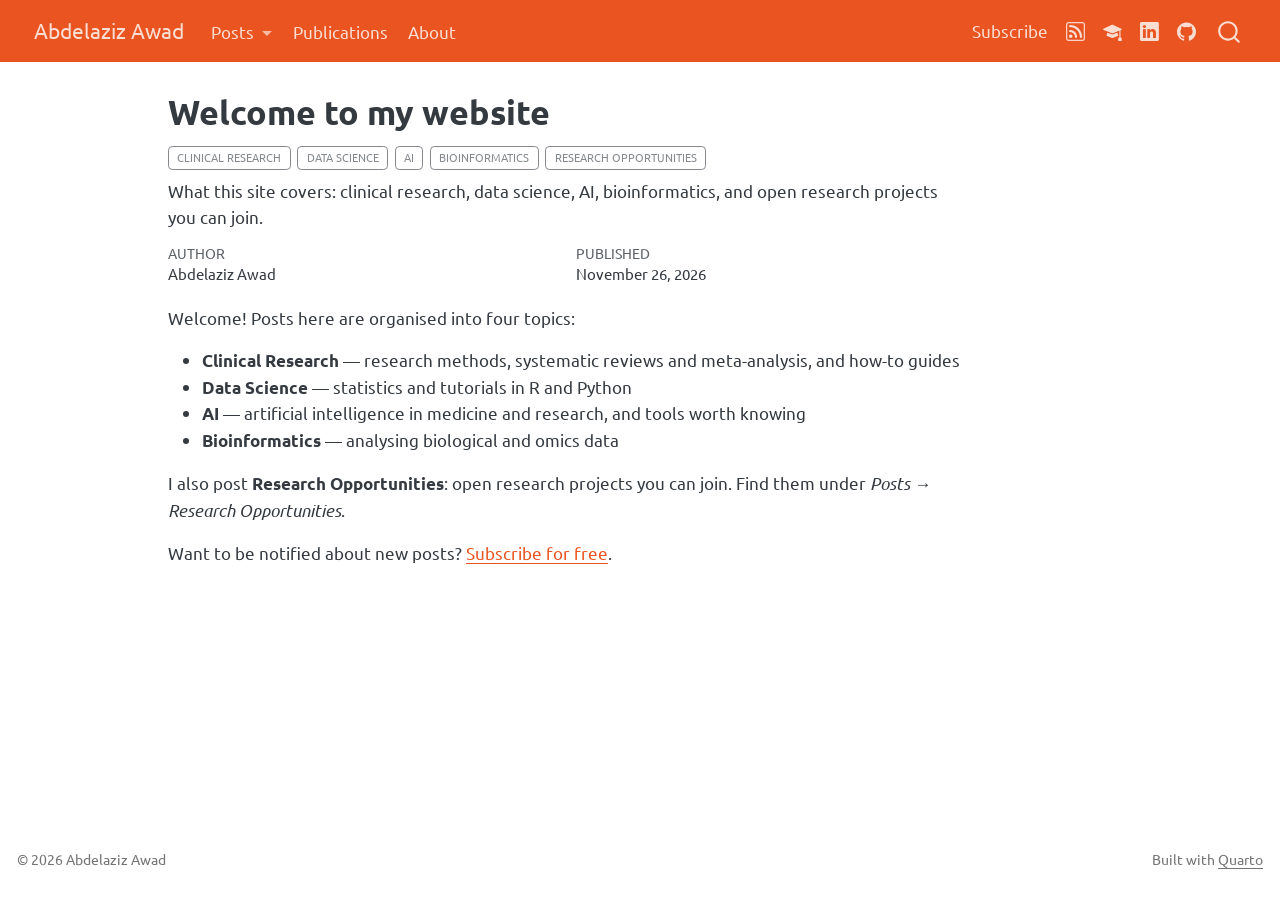
<file: docs/posts/welcome/index.html>
<!DOCTYPE html>
<html xmlns="http://www.w3.org/1999/xhtml" lang="en" xml:lang="en"><head>

<meta charset="utf-8">
<meta name="generator" content="quarto-1.8.25">

<meta name="viewport" content="width=device-width, initial-scale=1.0, user-scalable=yes">

<meta name="author" content="Abdelaziz Awad">
<meta name="dcterms.date" content="2026-11-26">
<meta name="description" content="What this site covers: clinical research, data science, AI, bioinformatics, and open research projects you can join.">

<title>Welcome to my website – Abdelaziz Awad</title>
<style>
code{white-space: pre-wrap;}
span.smallcaps{font-variant: small-caps;}
div.columns{display: flex; gap: min(4vw, 1.5em);}
div.column{flex: auto; overflow-x: auto;}
div.hanging-indent{margin-left: 1.5em; text-indent: -1.5em;}
ul.task-list{list-style: none;}
ul.task-list li input[type="checkbox"] {
  width: 0.8em;
  margin: 0 0.8em 0.2em -1em; /* quarto-specific, see https://github.com/quarto-dev/quarto-cli/issues/4556 */ 
  vertical-align: middle;
}
</style>


<script src="../../site_libs/quarto-nav/quarto-nav.js"></script>
<script src="../../site_libs/quarto-nav/headroom.min.js"></script>
<script src="../../site_libs/clipboard/clipboard.min.js"></script>
<script src="../../site_libs/quarto-search/autocomplete.umd.js"></script>
<script src="../../site_libs/quarto-search/fuse.min.js"></script>
<script src="../../site_libs/quarto-search/quarto-search.js"></script>
<meta name="quarto:offset" content="../../">
<link href="../../profile.jpg" rel="icon" type="image/jpeg">
<script src="../../site_libs/quarto-html/quarto.js" type="module"></script>
<script src="../../site_libs/quarto-html/tabsets/tabsets.js" type="module"></script>
<script src="../../site_libs/quarto-html/axe/axe-check.js" type="module"></script>
<script src="../../site_libs/quarto-html/popper.min.js"></script>
<script src="../../site_libs/quarto-html/tippy.umd.min.js"></script>
<script src="../../site_libs/quarto-html/anchor.min.js"></script>
<link href="../../site_libs/quarto-html/tippy.css" rel="stylesheet">
<link href="../../site_libs/quarto-html/quarto-syntax-highlighting-7b89279ff1a6dce999919e0e67d4d9ec.css" rel="stylesheet" id="quarto-text-highlighting-styles">
<script src="../../site_libs/bootstrap/bootstrap.min.js"></script>
<link href="../../site_libs/bootstrap/bootstrap-icons.css" rel="stylesheet">
<link href="../../site_libs/bootstrap/bootstrap-91126d4e14c1335bd07174c58e89d024.min.css" rel="stylesheet" append-hash="true" id="quarto-bootstrap" data-mode="light">
<script id="quarto-search-options" type="application/json">{
  "location": "navbar",
  "copy-button": false,
  "collapse-after": 3,
  "panel-placement": "end",
  "type": "overlay",
  "limit": 50,
  "keyboard-shortcut": [
    "f",
    "/",
    "s"
  ],
  "show-item-context": false,
  "language": {
    "search-no-results-text": "No results",
    "search-matching-documents-text": "matching documents",
    "search-copy-link-title": "Copy link to search",
    "search-hide-matches-text": "Hide additional matches",
    "search-more-match-text": "more match in this document",
    "search-more-matches-text": "more matches in this document",
    "search-clear-button-title": "Clear",
    "search-text-placeholder": "",
    "search-detached-cancel-button-title": "Cancel",
    "search-submit-button-title": "Submit",
    "search-label": "Search"
  }
}</script>


<link rel="stylesheet" href="../../styles.css">
<meta property="og:title" content="Welcome to my website – Abdelaziz Awad">
<meta property="og:description" content="What this site covers: clinical research, data science, AI, bioinformatics, and open research projects you can join.">
<meta property="og:image" content="https://drzezo55.github.io/Abdelaziz_Awad/posts/welcome/thumbnail.jpg">
<meta property="og:site_name" content="Abdelaziz Awad">
</head>

<body class="nav-fixed quarto-light">

<div id="quarto-search-results"></div>
  <header id="quarto-header" class="headroom fixed-top">
    <nav class="navbar navbar-expand-lg " data-bs-theme="dark">
      <div class="navbar-container container-fluid">
      <div class="navbar-brand-container mx-auto">
    <a href="../../index.html" class="navbar-brand navbar-brand-logo">
    </a>
    <a class="navbar-brand" href="../../index.html">
    <span class="navbar-title">Abdelaziz Awad</span>
    </a>
  </div>
            <div id="quarto-search" class="" title="Search"></div>
          <button class="navbar-toggler" type="button" data-bs-toggle="collapse" data-bs-target="#navbarCollapse" aria-controls="navbarCollapse" role="menu" aria-expanded="false" aria-label="Toggle navigation" onclick="if (window.quartoToggleHeadroom) { window.quartoToggleHeadroom(); }">
  <span class="navbar-toggler-icon"></span>
</button>
          <div class="collapse navbar-collapse" id="navbarCollapse">
            <ul class="navbar-nav navbar-nav-scroll me-auto">
  <li class="nav-item dropdown ">
    <a class="nav-link dropdown-toggle" href="#" id="nav-menu-posts" role="link" data-bs-toggle="dropdown" aria-expanded="false">
 <span class="menu-text">Posts</span>
    </a>
    <ul class="dropdown-menu" aria-labelledby="nav-menu-posts">    
        <li>
    <a class="dropdown-item" href="../../index.html">
 <span class="dropdown-text">All posts</span></a>
  </li>  
        <li><hr class="dropdown-divider"></li>
        <li>
    <a class="dropdown-item" href="../../index.html#category=Clinical Research">
 <span class="dropdown-text">Clinical Research</span></a>
  </li>  
        <li>
    <a class="dropdown-item" href="../../index.html#category=Data Science">
 <span class="dropdown-text">Data Science</span></a>
  </li>  
        <li>
    <a class="dropdown-item" href="../../index.html#category=AI">
 <span class="dropdown-text">AI</span></a>
  </li>  
        <li>
    <a class="dropdown-item" href="../../index.html#category=Bioinformatics">
 <span class="dropdown-text">Bioinformatics</span></a>
  </li>  
        <li><hr class="dropdown-divider"></li>
        <li>
    <a class="dropdown-item" href="../../index.html#category=Research Opportunities">
 <span class="dropdown-text">Research Opportunities</span></a>
  </li>  
    </ul>
  </li>
  <li class="nav-item">
    <a class="nav-link" href="../../publications.html"> 
<span class="menu-text">Publications</span></a>
  </li>  
  <li class="nav-item">
    <a class="nav-link" href="../../about.html"> 
<span class="menu-text">About</span></a>
  </li>  
</ul>
            <ul class="navbar-nav navbar-nav-scroll ms-auto">
  <li class="nav-item">
    <a class="nav-link" href="../../subscribe.html"> 
<span class="menu-text">Subscribe</span></a>
  </li>  
  <li class="nav-item compact">
    <a class="nav-link" href="../../index.xml"> <i class="bi bi-rss" role="img">
</i> 
<span class="menu-text"></span></a>
  </li>  
  <li class="nav-item compact">
    <a class="nav-link" href="https://scholar.google.com/citations?user=3jWeyoUAAAAJ"> <i class="bi bi-mortarboard-fill" role="img" aria-label="Google Scholar">
</i> 
<span class="menu-text"></span></a>
  </li>  
  <li class="nav-item compact">
    <a class="nav-link" href="https://www.linkedin.com/in/abdelaziz-a-awad-6976a12aa/"> <i class="bi bi-linkedin" role="img">
</i> 
<span class="menu-text"></span></a>
  </li>  
  <li class="nav-item compact">
    <a class="nav-link" href="https://github.com/Drzezo55"> <i class="bi bi-github" role="img">
</i> 
<span class="menu-text"></span></a>
  </li>  
</ul>
          </div> <!-- /navcollapse -->
            <div class="quarto-navbar-tools">
</div>
      </div> <!-- /container-fluid -->
    </nav>
</header>
<!-- content -->
<div id="quarto-content" class="quarto-container page-columns page-rows-contents page-layout-article page-navbar">
<!-- sidebar -->
<!-- margin-sidebar -->
    <div id="quarto-margin-sidebar" class="sidebar margin-sidebar zindex-bottom">
        
    </div>
<!-- main -->
<main class="content" id="quarto-document-content">

<header id="title-block-header" class="quarto-title-block default">
<div class="quarto-title">
<h1 class="title">Welcome to my website</h1>
  <div class="quarto-categories">
    <div class="quarto-category">Clinical Research</div>
    <div class="quarto-category">Data Science</div>
    <div class="quarto-category">AI</div>
    <div class="quarto-category">Bioinformatics</div>
    <div class="quarto-category">Research Opportunities</div>
  </div>
  </div>

<div>
  <div class="description">
    What this site covers: clinical research, data science, AI, bioinformatics, and open research projects you can join.
  </div>
</div>


<div class="quarto-title-meta">

    <div>
    <div class="quarto-title-meta-heading">Author</div>
    <div class="quarto-title-meta-contents">
             <p>Abdelaziz Awad </p>
          </div>
  </div>
    
    <div>
    <div class="quarto-title-meta-heading">Published</div>
    <div class="quarto-title-meta-contents">
      <p class="date">November 26, 2026</p>
    </div>
  </div>
  
    
  </div>
  


</header>


<p>Welcome! Posts here are organised into four topics:</p>
<ul>
<li><strong>Clinical Research</strong> — research methods, systematic reviews and meta-analysis, and how-to guides</li>
<li><strong>Data Science</strong> — statistics and tutorials in R and Python</li>
<li><strong>AI</strong> — artificial intelligence in medicine and research, and tools worth knowing</li>
<li><strong>Bioinformatics</strong> — analysing biological and omics data</li>
</ul>
<p>I also post <strong>Research Opportunities</strong>: open research projects you can join. Find them under <em>Posts → Research Opportunities</em>.</p>
<p>Want to be notified about new posts? <a href="../../subscribe.html">Subscribe for free</a>.</p>



</main> <!-- /main -->
<script id="quarto-html-after-body" type="application/javascript">
  window.document.addEventListener("DOMContentLoaded", function (event) {
    const icon = "";
    const anchorJS = new window.AnchorJS();
    anchorJS.options = {
      placement: 'right',
      icon: icon
    };
    anchorJS.add('.anchored');
    const isCodeAnnotation = (el) => {
      for (const clz of el.classList) {
        if (clz.startsWith('code-annotation-')) {                     
          return true;
        }
      }
      return false;
    }
    const onCopySuccess = function(e) {
      // button target
      const button = e.trigger;
      // don't keep focus
      button.blur();
      // flash "checked"
      button.classList.add('code-copy-button-checked');
      var currentTitle = button.getAttribute("title");
      button.setAttribute("title", "Copied!");
      let tooltip;
      if (window.bootstrap) {
        button.setAttribute("data-bs-toggle", "tooltip");
        button.setAttribute("data-bs-placement", "left");
        button.setAttribute("data-bs-title", "Copied!");
        tooltip = new bootstrap.Tooltip(button, 
          { trigger: "manual", 
            customClass: "code-copy-button-tooltip",
            offset: [0, -8]});
        tooltip.show();    
      }
      setTimeout(function() {
        if (tooltip) {
          tooltip.hide();
          button.removeAttribute("data-bs-title");
          button.removeAttribute("data-bs-toggle");
          button.removeAttribute("data-bs-placement");
        }
        button.setAttribute("title", currentTitle);
        button.classList.remove('code-copy-button-checked');
      }, 1000);
      // clear code selection
      e.clearSelection();
    }
    const getTextToCopy = function(trigger) {
      const outerScaffold = trigger.parentElement.cloneNode(true);
      const codeEl = outerScaffold.querySelector('code');
      for (const childEl of codeEl.children) {
        if (isCodeAnnotation(childEl)) {
          childEl.remove();
        }
      }
      return codeEl.innerText;
    }
    const clipboard = new window.ClipboardJS('.code-copy-button:not([data-in-quarto-modal])', {
      text: getTextToCopy
    });
    clipboard.on('success', onCopySuccess);
    if (window.document.getElementById('quarto-embedded-source-code-modal')) {
      const clipboardModal = new window.ClipboardJS('.code-copy-button[data-in-quarto-modal]', {
        text: getTextToCopy,
        container: window.document.getElementById('quarto-embedded-source-code-modal')
      });
      clipboardModal.on('success', onCopySuccess);
    }
      var localhostRegex = new RegExp(/^(?:http|https):\/\/localhost\:?[0-9]*\//);
      var mailtoRegex = new RegExp(/^mailto:/);
        var filterRegex = new RegExp("https:\/\/drzezo55\.github\.io\/Abdelaziz_Awad");
      var isInternal = (href) => {
          return filterRegex.test(href) || localhostRegex.test(href) || mailtoRegex.test(href);
      }
      // Inspect non-navigation links and adorn them if external
     var links = window.document.querySelectorAll('a[href]:not(.nav-link):not(.navbar-brand):not(.toc-action):not(.sidebar-link):not(.sidebar-item-toggle):not(.pagination-link):not(.no-external):not([aria-hidden]):not(.dropdown-item):not(.quarto-navigation-tool):not(.about-link)');
      for (var i=0; i<links.length; i++) {
        const link = links[i];
        if (!isInternal(link.href)) {
          // undo the damage that might have been done by quarto-nav.js in the case of
          // links that we want to consider external
          if (link.dataset.originalHref !== undefined) {
            link.href = link.dataset.originalHref;
          }
        }
      }
    function tippyHover(el, contentFn, onTriggerFn, onUntriggerFn) {
      const config = {
        allowHTML: true,
        maxWidth: 500,
        delay: 100,
        arrow: false,
        appendTo: function(el) {
            return el.parentElement;
        },
        interactive: true,
        interactiveBorder: 10,
        theme: 'quarto',
        placement: 'bottom-start',
      };
      if (contentFn) {
        config.content = contentFn;
      }
      if (onTriggerFn) {
        config.onTrigger = onTriggerFn;
      }
      if (onUntriggerFn) {
        config.onUntrigger = onUntriggerFn;
      }
      window.tippy(el, config); 
    }
    const noterefs = window.document.querySelectorAll('a[role="doc-noteref"]');
    for (var i=0; i<noterefs.length; i++) {
      const ref = noterefs[i];
      tippyHover(ref, function() {
        // use id or data attribute instead here
        let href = ref.getAttribute('data-footnote-href') || ref.getAttribute('href');
        try { href = new URL(href).hash; } catch {}
        const id = href.replace(/^#\/?/, "");
        const note = window.document.getElementById(id);
        if (note) {
          return note.innerHTML;
        } else {
          return "";
        }
      });
    }
    const xrefs = window.document.querySelectorAll('a.quarto-xref');
    const processXRef = (id, note) => {
      // Strip column container classes
      const stripColumnClz = (el) => {
        el.classList.remove("page-full", "page-columns");
        if (el.children) {
          for (const child of el.children) {
            stripColumnClz(child);
          }
        }
      }
      stripColumnClz(note)
      if (id === null || id.startsWith('sec-')) {
        // Special case sections, only their first couple elements
        const container = document.createElement("div");
        if (note.children && note.children.length > 2) {
          container.appendChild(note.children[0].cloneNode(true));
          for (let i = 1; i < note.children.length; i++) {
            const child = note.children[i];
            if (child.tagName === "P" && child.innerText === "") {
              continue;
            } else {
              container.appendChild(child.cloneNode(true));
              break;
            }
          }
          if (window.Quarto?.typesetMath) {
            window.Quarto.typesetMath(container);
          }
          return container.innerHTML
        } else {
          if (window.Quarto?.typesetMath) {
            window.Quarto.typesetMath(note);
          }
          return note.innerHTML;
        }
      } else {
        // Remove any anchor links if they are present
        const anchorLink = note.querySelector('a.anchorjs-link');
        if (anchorLink) {
          anchorLink.remove();
        }
        if (window.Quarto?.typesetMath) {
          window.Quarto.typesetMath(note);
        }
        if (note.classList.contains("callout")) {
          return note.outerHTML;
        } else {
          return note.innerHTML;
        }
      }
    }
    for (var i=0; i<xrefs.length; i++) {
      const xref = xrefs[i];
      tippyHover(xref, undefined, function(instance) {
        instance.disable();
        let url = xref.getAttribute('href');
        let hash = undefined; 
        if (url.startsWith('#')) {
          hash = url;
        } else {
          try { hash = new URL(url).hash; } catch {}
        }
        if (hash) {
          const id = hash.replace(/^#\/?/, "");
          const note = window.document.getElementById(id);
          if (note !== null) {
            try {
              const html = processXRef(id, note.cloneNode(true));
              instance.setContent(html);
            } finally {
              instance.enable();
              instance.show();
            }
          } else {
            // See if we can fetch this
            fetch(url.split('#')[0])
            .then(res => res.text())
            .then(html => {
              const parser = new DOMParser();
              const htmlDoc = parser.parseFromString(html, "text/html");
              const note = htmlDoc.getElementById(id);
              if (note !== null) {
                const html = processXRef(id, note);
                instance.setContent(html);
              } 
            }).finally(() => {
              instance.enable();
              instance.show();
            });
          }
        } else {
          // See if we can fetch a full url (with no hash to target)
          // This is a special case and we should probably do some content thinning / targeting
          fetch(url)
          .then(res => res.text())
          .then(html => {
            const parser = new DOMParser();
            const htmlDoc = parser.parseFromString(html, "text/html");
            const note = htmlDoc.querySelector('main.content');
            if (note !== null) {
              // This should only happen for chapter cross references
              // (since there is no id in the URL)
              // remove the first header
              if (note.children.length > 0 && note.children[0].tagName === "HEADER") {
                note.children[0].remove();
              }
              const html = processXRef(null, note);
              instance.setContent(html);
            } 
          }).finally(() => {
            instance.enable();
            instance.show();
          });
        }
      }, function(instance) {
      });
    }
        let selectedAnnoteEl;
        const selectorForAnnotation = ( cell, annotation) => {
          let cellAttr = 'data-code-cell="' + cell + '"';
          let lineAttr = 'data-code-annotation="' +  annotation + '"';
          const selector = 'span[' + cellAttr + '][' + lineAttr + ']';
          return selector;
        }
        const selectCodeLines = (annoteEl) => {
          const doc = window.document;
          const targetCell = annoteEl.getAttribute("data-target-cell");
          const targetAnnotation = annoteEl.getAttribute("data-target-annotation");
          const annoteSpan = window.document.querySelector(selectorForAnnotation(targetCell, targetAnnotation));
          const lines = annoteSpan.getAttribute("data-code-lines").split(",");
          const lineIds = lines.map((line) => {
            return targetCell + "-" + line;
          })
          let top = null;
          let height = null;
          let parent = null;
          if (lineIds.length > 0) {
              //compute the position of the single el (top and bottom and make a div)
              const el = window.document.getElementById(lineIds[0]);
              top = el.offsetTop;
              height = el.offsetHeight;
              parent = el.parentElement.parentElement;
            if (lineIds.length > 1) {
              const lastEl = window.document.getElementById(lineIds[lineIds.length - 1]);
              const bottom = lastEl.offsetTop + lastEl.offsetHeight;
              height = bottom - top;
            }
            if (top !== null && height !== null && parent !== null) {
              // cook up a div (if necessary) and position it 
              let div = window.document.getElementById("code-annotation-line-highlight");
              if (div === null) {
                div = window.document.createElement("div");
                div.setAttribute("id", "code-annotation-line-highlight");
                div.style.position = 'absolute';
                parent.appendChild(div);
              }
              div.style.top = top - 2 + "px";
              div.style.height = height + 4 + "px";
              div.style.left = 0;
              let gutterDiv = window.document.getElementById("code-annotation-line-highlight-gutter");
              if (gutterDiv === null) {
                gutterDiv = window.document.createElement("div");
                gutterDiv.setAttribute("id", "code-annotation-line-highlight-gutter");
                gutterDiv.style.position = 'absolute';
                const codeCell = window.document.getElementById(targetCell);
                const gutter = codeCell.querySelector('.code-annotation-gutter');
                gutter.appendChild(gutterDiv);
              }
              gutterDiv.style.top = top - 2 + "px";
              gutterDiv.style.height = height + 4 + "px";
            }
            selectedAnnoteEl = annoteEl;
          }
        };
        const unselectCodeLines = () => {
          const elementsIds = ["code-annotation-line-highlight", "code-annotation-line-highlight-gutter"];
          elementsIds.forEach((elId) => {
            const div = window.document.getElementById(elId);
            if (div) {
              div.remove();
            }
          });
          selectedAnnoteEl = undefined;
        };
          // Handle positioning of the toggle
      window.addEventListener(
        "resize",
        throttle(() => {
          elRect = undefined;
          if (selectedAnnoteEl) {
            selectCodeLines(selectedAnnoteEl);
          }
        }, 10)
      );
      function throttle(fn, ms) {
      let throttle = false;
      let timer;
        return (...args) => {
          if(!throttle) { // first call gets through
              fn.apply(this, args);
              throttle = true;
          } else { // all the others get throttled
              if(timer) clearTimeout(timer); // cancel #2
              timer = setTimeout(() => {
                fn.apply(this, args);
                timer = throttle = false;
              }, ms);
          }
        };
      }
        // Attach click handler to the DT
        const annoteDls = window.document.querySelectorAll('dt[data-target-cell]');
        for (const annoteDlNode of annoteDls) {
          annoteDlNode.addEventListener('click', (event) => {
            const clickedEl = event.target;
            if (clickedEl !== selectedAnnoteEl) {
              unselectCodeLines();
              const activeEl = window.document.querySelector('dt[data-target-cell].code-annotation-active');
              if (activeEl) {
                activeEl.classList.remove('code-annotation-active');
              }
              selectCodeLines(clickedEl);
              clickedEl.classList.add('code-annotation-active');
            } else {
              // Unselect the line
              unselectCodeLines();
              clickedEl.classList.remove('code-annotation-active');
            }
          });
        }
    const findCites = (el) => {
      const parentEl = el.parentElement;
      if (parentEl) {
        const cites = parentEl.dataset.cites;
        if (cites) {
          return {
            el,
            cites: cites.split(' ')
          };
        } else {
          return findCites(el.parentElement)
        }
      } else {
        return undefined;
      }
    };
    var bibliorefs = window.document.querySelectorAll('a[role="doc-biblioref"]');
    for (var i=0; i<bibliorefs.length; i++) {
      const ref = bibliorefs[i];
      const citeInfo = findCites(ref);
      if (citeInfo) {
        tippyHover(citeInfo.el, function() {
          var popup = window.document.createElement('div');
          citeInfo.cites.forEach(function(cite) {
            var citeDiv = window.document.createElement('div');
            citeDiv.classList.add('hanging-indent');
            citeDiv.classList.add('csl-entry');
            var biblioDiv = window.document.getElementById('ref-' + cite);
            if (biblioDiv) {
              citeDiv.innerHTML = biblioDiv.innerHTML;
            }
            popup.appendChild(citeDiv);
          });
          return popup.innerHTML;
        });
      }
    }
  });
  </script>
</div> <!-- /content -->
<footer class="footer">
  <div class="nav-footer">
    <div class="nav-footer-left">
<p>© 2026 Abdelaziz Awad</p>
</div>   
    <div class="nav-footer-center">
      &nbsp;
    </div>
    <div class="nav-footer-right">
<p>Built with <a href="https://quarto.org">Quarto</a></p>
</div>
  </div>
</footer>




</body></html>
</file>
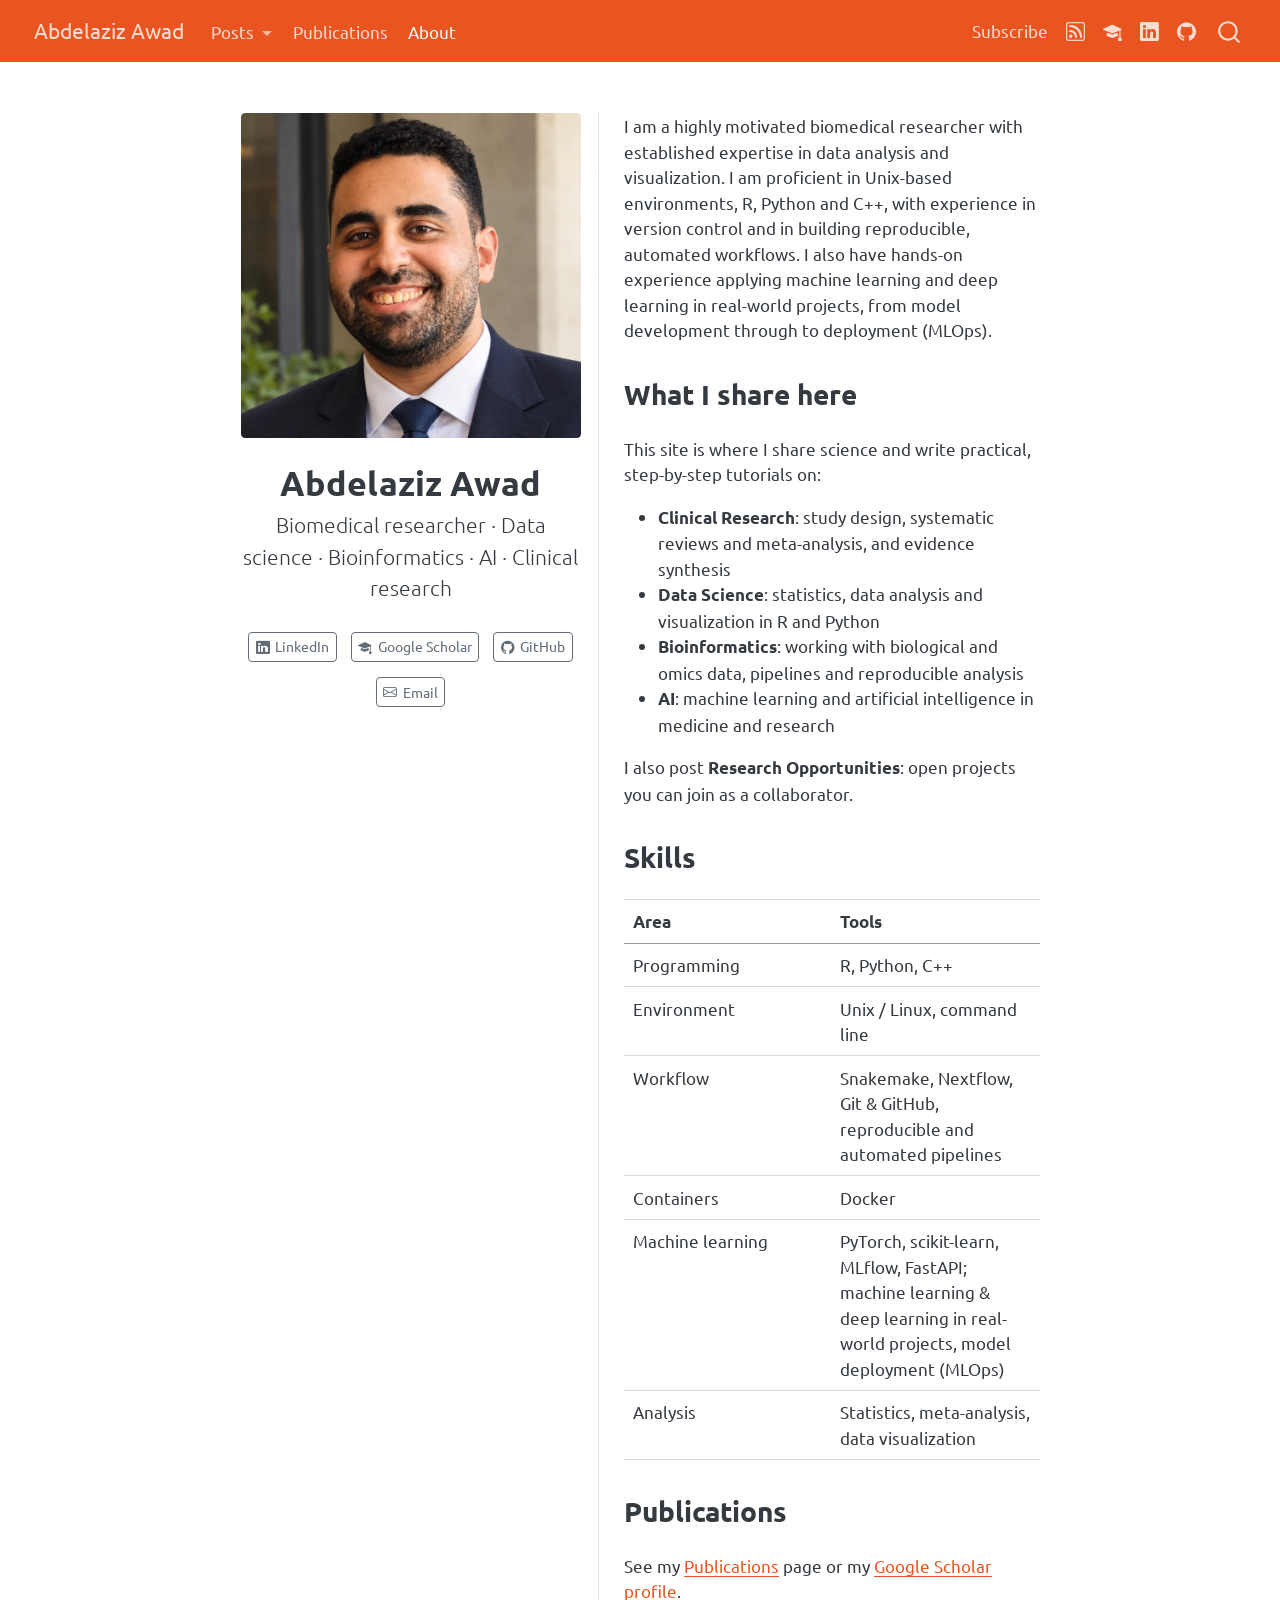
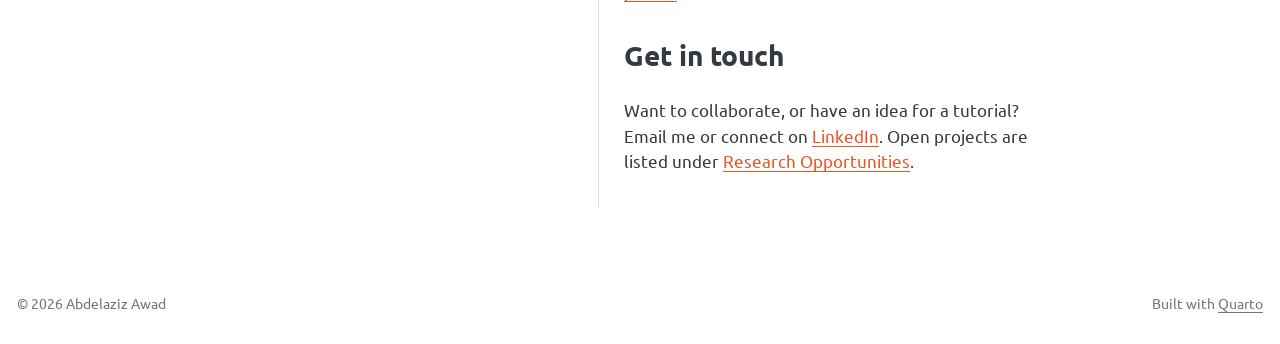
<file: docs/about.html>
<!DOCTYPE html>
<html xmlns="http://www.w3.org/1999/xhtml" lang="en" xml:lang="en"><head>

<meta charset="utf-8">
<meta name="generator" content="quarto-1.8.25">

<meta name="viewport" content="width=device-width, initial-scale=1.0, user-scalable=yes">


<title>Abdelaziz Awad</title>
<style>
code{white-space: pre-wrap;}
span.smallcaps{font-variant: small-caps;}
div.columns{display: flex; gap: min(4vw, 1.5em);}
div.column{flex: auto; overflow-x: auto;}
div.hanging-indent{margin-left: 1.5em; text-indent: -1.5em;}
ul.task-list{list-style: none;}
ul.task-list li input[type="checkbox"] {
  width: 0.8em;
  margin: 0 0.8em 0.2em -1em; /* quarto-specific, see https://github.com/quarto-dev/quarto-cli/issues/4556 */ 
  vertical-align: middle;
}
</style>


<script src="site_libs/quarto-nav/quarto-nav.js"></script>
<script src="site_libs/quarto-nav/headroom.min.js"></script>
<script src="site_libs/clipboard/clipboard.min.js"></script>
<script src="site_libs/quarto-search/autocomplete.umd.js"></script>
<script src="site_libs/quarto-search/fuse.min.js"></script>
<script src="site_libs/quarto-search/quarto-search.js"></script>
<meta name="quarto:offset" content="./">
<link href="./profile.jpg" rel="icon" type="image/jpeg">
<script src="site_libs/quarto-html/quarto.js" type="module"></script>
<script src="site_libs/quarto-html/tabsets/tabsets.js" type="module"></script>
<script src="site_libs/quarto-html/axe/axe-check.js" type="module"></script>
<script src="site_libs/quarto-html/popper.min.js"></script>
<script src="site_libs/quarto-html/tippy.umd.min.js"></script>
<link href="site_libs/quarto-html/tippy.css" rel="stylesheet">
<link href="site_libs/quarto-html/quarto-syntax-highlighting-7b89279ff1a6dce999919e0e67d4d9ec.css" rel="stylesheet" id="quarto-text-highlighting-styles">
<script src="site_libs/bootstrap/bootstrap.min.js"></script>
<link href="site_libs/bootstrap/bootstrap-icons.css" rel="stylesheet">
<link href="site_libs/bootstrap/bootstrap-91126d4e14c1335bd07174c58e89d024.min.css" rel="stylesheet" append-hash="true" id="quarto-bootstrap" data-mode="light">
<script id="quarto-search-options" type="application/json">{
  "location": "navbar",
  "copy-button": false,
  "collapse-after": 3,
  "panel-placement": "end",
  "type": "overlay",
  "limit": 50,
  "keyboard-shortcut": [
    "f",
    "/",
    "s"
  ],
  "show-item-context": false,
  "language": {
    "search-no-results-text": "No results",
    "search-matching-documents-text": "matching documents",
    "search-copy-link-title": "Copy link to search",
    "search-hide-matches-text": "Hide additional matches",
    "search-more-match-text": "more match in this document",
    "search-more-matches-text": "more matches in this document",
    "search-clear-button-title": "Clear",
    "search-text-placeholder": "",
    "search-detached-cancel-button-title": "Cancel",
    "search-submit-button-title": "Submit",
    "search-label": "Search"
  }
}</script>


<link rel="stylesheet" href="styles.css">
<meta property="og:title" content="Abdelaziz Awad">
<meta property="og:description" content="Biomedical researcher · Data science · Bioinformatics · AI · Clinical research">
<meta property="og:image" content="https://drzezo55.github.io/Abdelaziz_Awad/profile.jpg">
<meta property="og:site_name" content="Abdelaziz Awad">
</head>

<body class="nav-fixed fullcontent quarto-light">

<div id="quarto-search-results"></div>
  <header id="quarto-header" class="headroom fixed-top">
    <nav class="navbar navbar-expand-lg " data-bs-theme="dark">
      <div class="navbar-container container-fluid">
      <div class="navbar-brand-container mx-auto">
    <a href="./index.html" class="navbar-brand navbar-brand-logo">
    </a>
    <a class="navbar-brand" href="./index.html">
    <span class="navbar-title">Abdelaziz Awad</span>
    </a>
  </div>
            <div id="quarto-search" class="" title="Search"></div>
          <button class="navbar-toggler" type="button" data-bs-toggle="collapse" data-bs-target="#navbarCollapse" aria-controls="navbarCollapse" role="menu" aria-expanded="false" aria-label="Toggle navigation" onclick="if (window.quartoToggleHeadroom) { window.quartoToggleHeadroom(); }">
  <span class="navbar-toggler-icon"></span>
</button>
          <div class="collapse navbar-collapse" id="navbarCollapse">
            <ul class="navbar-nav navbar-nav-scroll me-auto">
  <li class="nav-item dropdown ">
    <a class="nav-link dropdown-toggle" href="#" id="nav-menu-posts" role="link" data-bs-toggle="dropdown" aria-expanded="false">
 <span class="menu-text">Posts</span>
    </a>
    <ul class="dropdown-menu" aria-labelledby="nav-menu-posts">    
        <li>
    <a class="dropdown-item" href="./index.html">
 <span class="dropdown-text">All posts</span></a>
  </li>  
        <li><hr class="dropdown-divider"></li>
        <li>
    <a class="dropdown-item" href="./index.html#category=Clinical Research">
 <span class="dropdown-text">Clinical Research</span></a>
  </li>  
        <li>
    <a class="dropdown-item" href="./index.html#category=Data Science">
 <span class="dropdown-text">Data Science</span></a>
  </li>  
        <li>
    <a class="dropdown-item" href="./index.html#category=AI">
 <span class="dropdown-text">AI</span></a>
  </li>  
        <li>
    <a class="dropdown-item" href="./index.html#category=Bioinformatics">
 <span class="dropdown-text">Bioinformatics</span></a>
  </li>  
        <li><hr class="dropdown-divider"></li>
        <li>
    <a class="dropdown-item" href="./index.html#category=Research Opportunities">
 <span class="dropdown-text">Research Opportunities</span></a>
  </li>  
    </ul>
  </li>
  <li class="nav-item">
    <a class="nav-link" href="./publications.html"> 
<span class="menu-text">Publications</span></a>
  </li>  
  <li class="nav-item">
    <a class="nav-link active" href="./about.html" aria-current="page"> 
<span class="menu-text">About</span></a>
  </li>  
</ul>
            <ul class="navbar-nav navbar-nav-scroll ms-auto">
  <li class="nav-item">
    <a class="nav-link" href="./subscribe.html"> 
<span class="menu-text">Subscribe</span></a>
  </li>  
  <li class="nav-item compact">
    <a class="nav-link" href="./index.xml"> <i class="bi bi-rss" role="img">
</i> 
<span class="menu-text"></span></a>
  </li>  
  <li class="nav-item compact">
    <a class="nav-link" href="https://scholar.google.com/citations?user=3jWeyoUAAAAJ"> <i class="bi bi-mortarboard-fill" role="img" aria-label="Google Scholar">
</i> 
<span class="menu-text"></span></a>
  </li>  
  <li class="nav-item compact">
    <a class="nav-link" href="https://www.linkedin.com/in/abdelaziz-a-awad-6976a12aa/"> <i class="bi bi-linkedin" role="img">
</i> 
<span class="menu-text"></span></a>
  </li>  
  <li class="nav-item compact">
    <a class="nav-link" href="https://github.com/Drzezo55"> <i class="bi bi-github" role="img">
</i> 
<span class="menu-text"></span></a>
  </li>  
</ul>
          </div> <!-- /navcollapse -->
            <div class="quarto-navbar-tools">
</div>
      </div> <!-- /container-fluid -->
    </nav>
</header>
<!-- content -->
<div id="quarto-content" class="quarto-container page-columns page-rows-contents page-layout-article page-navbar">
<!-- sidebar -->
<!-- margin-sidebar -->
    
<!-- main -->
<div class="quarto-about-trestles">
  <div class="about-entity">
    <img src="profile.jpg" class="about-image
  rounded " style="width: 20em;">
<header id="title-block-header" class="quarto-title-block default">
<div class="quarto-title">
<h1 class="title">Abdelaziz Awad</h1>
<p class="subtitle lead">Biomedical researcher · Data science · Bioinformatics · AI · Clinical research</p>
</div>
<div class="quarto-title-meta">
  </div>
</header>
    <div class="about-links">
  <a href="https://www.linkedin.com/in/abdelaziz-a-awad-6976a12aa/" class="about-link" rel="" target="">
    <i class="bi bi-linkedin"></i>
     <span class="about-link-text">LinkedIn</span>
  </a>
  <a href="https://scholar.google.com/citations?user=3jWeyoUAAAAJ" class="about-link" rel="" target="">
    <i class="bi bi-mortarboard-fill"></i>
     <span class="about-link-text">Google Scholar</span>
  </a>
  <a href="https://github.com/Drzezo55" class="about-link" rel="" target="">
    <i class="bi bi-github"></i>
     <span class="about-link-text">GitHub</span>
  </a>
  <a href="mailto:awad.abdelaziz.0505@gmail.com" class="about-link" rel="" target="">
    <i class="bi bi-envelope"></i>
     <span class="about-link-text">Email</span>
  </a>
</div>
  </div>
  <div class="about-contents"><main class="content" id="quarto-document-content">
<p>I am a highly motivated biomedical researcher with established expertise in data analysis and visualization. I am proficient in Unix-based environments, R, Python and C++, with experience in version control and in building reproducible, automated workflows. I also have hands-on experience applying machine learning and deep learning in real-world projects, from model development through to deployment (MLOps).</p>
<section id="what-i-share-here" class="level2">
<h2 data-anchor-id="what-i-share-here">What I share here</h2>
<p>This site is where I share science and write practical, step-by-step tutorials on:</p>
<ul>
<li><strong>Clinical Research</strong>: study design, systematic reviews and meta-analysis, and evidence synthesis</li>
<li><strong>Data Science</strong>: statistics, data analysis and visualization in R and Python</li>
<li><strong>Bioinformatics</strong>: working with biological and omics data, pipelines and reproducible analysis</li>
<li><strong>AI</strong>: machine learning and artificial intelligence in medicine and research</li>
</ul>
<p>I also post <strong>Research Opportunities</strong>: open projects you can join as a collaborator.</p>
</section>
<section id="skills" class="level2">
<h2 data-anchor-id="skills">Skills</h2>
<table class="caption-top table">
<colgroup>
<col style="width: 50%">
<col style="width: 50%">
</colgroup>
<thead>
<tr class="header">
<th>Area</th>
<th>Tools</th>
</tr>
</thead>
<tbody>
<tr class="odd">
<td>Programming</td>
<td>R, Python, C++</td>
</tr>
<tr class="even">
<td>Environment</td>
<td>Unix / Linux, command line</td>
</tr>
<tr class="odd">
<td>Workflow</td>
<td>Snakemake, Nextflow, Git &amp; GitHub, reproducible and automated pipelines</td>
</tr>
<tr class="even">
<td>Containers</td>
<td>Docker</td>
</tr>
<tr class="odd">
<td>Machine learning</td>
<td>PyTorch, scikit-learn, MLflow, FastAPI; machine learning &amp; deep learning in real-world projects, model deployment (MLOps)</td>
</tr>
<tr class="even">
<td>Analysis</td>
<td>Statistics, meta-analysis, data visualization</td>
</tr>
</tbody>
</table>
</section>
<section id="publications" class="level2">
<h2 data-anchor-id="publications">Publications</h2>
<p>See my <a href="./publications.html">Publications</a> page or my <a href="https://scholar.google.com/citations?user=3jWeyoUAAAAJ">Google Scholar profile</a>.</p>
</section>
<section id="get-in-touch" class="level2">
<h2 data-anchor-id="get-in-touch">Get in touch</h2>
<p>Want to collaborate, or have an idea for a tutorial? Email me or connect on <a href="https://www.linkedin.com/in/abdelaziz-a-awad-6976a12aa/">LinkedIn</a>. Open projects are listed under <a href="./index.html#category=Research Opportunities">Research Opportunities</a>.</p>


</section>
</main></div>
</div>
 <!-- /main -->
<script id="quarto-html-after-body" type="application/javascript">
  window.document.addEventListener("DOMContentLoaded", function (event) {
    const isCodeAnnotation = (el) => {
      for (const clz of el.classList) {
        if (clz.startsWith('code-annotation-')) {                     
          return true;
        }
      }
      return false;
    }
    const onCopySuccess = function(e) {
      // button target
      const button = e.trigger;
      // don't keep focus
      button.blur();
      // flash "checked"
      button.classList.add('code-copy-button-checked');
      var currentTitle = button.getAttribute("title");
      button.setAttribute("title", "Copied!");
      let tooltip;
      if (window.bootstrap) {
        button.setAttribute("data-bs-toggle", "tooltip");
        button.setAttribute("data-bs-placement", "left");
        button.setAttribute("data-bs-title", "Copied!");
        tooltip = new bootstrap.Tooltip(button, 
          { trigger: "manual", 
            customClass: "code-copy-button-tooltip",
            offset: [0, -8]});
        tooltip.show();    
      }
      setTimeout(function() {
        if (tooltip) {
          tooltip.hide();
          button.removeAttribute("data-bs-title");
          button.removeAttribute("data-bs-toggle");
          button.removeAttribute("data-bs-placement");
        }
        button.setAttribute("title", currentTitle);
        button.classList.remove('code-copy-button-checked');
      }, 1000);
      // clear code selection
      e.clearSelection();
    }
    const getTextToCopy = function(trigger) {
      const outerScaffold = trigger.parentElement.cloneNode(true);
      const codeEl = outerScaffold.querySelector('code');
      for (const childEl of codeEl.children) {
        if (isCodeAnnotation(childEl)) {
          childEl.remove();
        }
      }
      return codeEl.innerText;
    }
    const clipboard = new window.ClipboardJS('.code-copy-button:not([data-in-quarto-modal])', {
      text: getTextToCopy
    });
    clipboard.on('success', onCopySuccess);
    if (window.document.getElementById('quarto-embedded-source-code-modal')) {
      const clipboardModal = new window.ClipboardJS('.code-copy-button[data-in-quarto-modal]', {
        text: getTextToCopy,
        container: window.document.getElementById('quarto-embedded-source-code-modal')
      });
      clipboardModal.on('success', onCopySuccess);
    }
      var localhostRegex = new RegExp(/^(?:http|https):\/\/localhost\:?[0-9]*\//);
      var mailtoRegex = new RegExp(/^mailto:/);
        var filterRegex = new RegExp("https:\/\/drzezo55\.github\.io\/Abdelaziz_Awad");
      var isInternal = (href) => {
          return filterRegex.test(href) || localhostRegex.test(href) || mailtoRegex.test(href);
      }
      // Inspect non-navigation links and adorn them if external
     var links = window.document.querySelectorAll('a[href]:not(.nav-link):not(.navbar-brand):not(.toc-action):not(.sidebar-link):not(.sidebar-item-toggle):not(.pagination-link):not(.no-external):not([aria-hidden]):not(.dropdown-item):not(.quarto-navigation-tool):not(.about-link)');
      for (var i=0; i<links.length; i++) {
        const link = links[i];
        if (!isInternal(link.href)) {
          // undo the damage that might have been done by quarto-nav.js in the case of
          // links that we want to consider external
          if (link.dataset.originalHref !== undefined) {
            link.href = link.dataset.originalHref;
          }
        }
      }
    function tippyHover(el, contentFn, onTriggerFn, onUntriggerFn) {
      const config = {
        allowHTML: true,
        maxWidth: 500,
        delay: 100,
        arrow: false,
        appendTo: function(el) {
            return el.parentElement;
        },
        interactive: true,
        interactiveBorder: 10,
        theme: 'quarto',
        placement: 'bottom-start',
      };
      if (contentFn) {
        config.content = contentFn;
      }
      if (onTriggerFn) {
        config.onTrigger = onTriggerFn;
      }
      if (onUntriggerFn) {
        config.onUntrigger = onUntriggerFn;
      }
      window.tippy(el, config); 
    }
    const noterefs = window.document.querySelectorAll('a[role="doc-noteref"]');
    for (var i=0; i<noterefs.length; i++) {
      const ref = noterefs[i];
      tippyHover(ref, function() {
        // use id or data attribute instead here
        let href = ref.getAttribute('data-footnote-href') || ref.getAttribute('href');
        try { href = new URL(href).hash; } catch {}
        const id = href.replace(/^#\/?/, "");
        const note = window.document.getElementById(id);
        if (note) {
          return note.innerHTML;
        } else {
          return "";
        }
      });
    }
    const xrefs = window.document.querySelectorAll('a.quarto-xref');
    const processXRef = (id, note) => {
      // Strip column container classes
      const stripColumnClz = (el) => {
        el.classList.remove("page-full", "page-columns");
        if (el.children) {
          for (const child of el.children) {
            stripColumnClz(child);
          }
        }
      }
      stripColumnClz(note)
      if (id === null || id.startsWith('sec-')) {
        // Special case sections, only their first couple elements
        const container = document.createElement("div");
        if (note.children && note.children.length > 2) {
          container.appendChild(note.children[0].cloneNode(true));
          for (let i = 1; i < note.children.length; i++) {
            const child = note.children[i];
            if (child.tagName === "P" && child.innerText === "") {
              continue;
            } else {
              container.appendChild(child.cloneNode(true));
              break;
            }
          }
          if (window.Quarto?.typesetMath) {
            window.Quarto.typesetMath(container);
          }
          return container.innerHTML
        } else {
          if (window.Quarto?.typesetMath) {
            window.Quarto.typesetMath(note);
          }
          return note.innerHTML;
        }
      } else {
        // Remove any anchor links if they are present
        const anchorLink = note.querySelector('a.anchorjs-link');
        if (anchorLink) {
          anchorLink.remove();
        }
        if (window.Quarto?.typesetMath) {
          window.Quarto.typesetMath(note);
        }
        if (note.classList.contains("callout")) {
          return note.outerHTML;
        } else {
          return note.innerHTML;
        }
      }
    }
    for (var i=0; i<xrefs.length; i++) {
      const xref = xrefs[i];
      tippyHover(xref, undefined, function(instance) {
        instance.disable();
        let url = xref.getAttribute('href');
        let hash = undefined; 
        if (url.startsWith('#')) {
          hash = url;
        } else {
          try { hash = new URL(url).hash; } catch {}
        }
        if (hash) {
          const id = hash.replace(/^#\/?/, "");
          const note = window.document.getElementById(id);
          if (note !== null) {
            try {
              const html = processXRef(id, note.cloneNode(true));
              instance.setContent(html);
            } finally {
              instance.enable();
              instance.show();
            }
          } else {
            // See if we can fetch this
            fetch(url.split('#')[0])
            .then(res => res.text())
            .then(html => {
              const parser = new DOMParser();
              const htmlDoc = parser.parseFromString(html, "text/html");
              const note = htmlDoc.getElementById(id);
              if (note !== null) {
                const html = processXRef(id, note);
                instance.setContent(html);
              } 
            }).finally(() => {
              instance.enable();
              instance.show();
            });
          }
        } else {
          // See if we can fetch a full url (with no hash to target)
          // This is a special case and we should probably do some content thinning / targeting
          fetch(url)
          .then(res => res.text())
          .then(html => {
            const parser = new DOMParser();
            const htmlDoc = parser.parseFromString(html, "text/html");
            const note = htmlDoc.querySelector('main.content');
            if (note !== null) {
              // This should only happen for chapter cross references
              // (since there is no id in the URL)
              // remove the first header
              if (note.children.length > 0 && note.children[0].tagName === "HEADER") {
                note.children[0].remove();
              }
              const html = processXRef(null, note);
              instance.setContent(html);
            } 
          }).finally(() => {
            instance.enable();
            instance.show();
          });
        }
      }, function(instance) {
      });
    }
        let selectedAnnoteEl;
        const selectorForAnnotation = ( cell, annotation) => {
          let cellAttr = 'data-code-cell="' + cell + '"';
          let lineAttr = 'data-code-annotation="' +  annotation + '"';
          const selector = 'span[' + cellAttr + '][' + lineAttr + ']';
          return selector;
        }
        const selectCodeLines = (annoteEl) => {
          const doc = window.document;
          const targetCell = annoteEl.getAttribute("data-target-cell");
          const targetAnnotation = annoteEl.getAttribute("data-target-annotation");
          const annoteSpan = window.document.querySelector(selectorForAnnotation(targetCell, targetAnnotation));
          const lines = annoteSpan.getAttribute("data-code-lines").split(",");
          const lineIds = lines.map((line) => {
            return targetCell + "-" + line;
          })
          let top = null;
          let height = null;
          let parent = null;
          if (lineIds.length > 0) {
              //compute the position of the single el (top and bottom and make a div)
              const el = window.document.getElementById(lineIds[0]);
              top = el.offsetTop;
              height = el.offsetHeight;
              parent = el.parentElement.parentElement;
            if (lineIds.length > 1) {
              const lastEl = window.document.getElementById(lineIds[lineIds.length - 1]);
              const bottom = lastEl.offsetTop + lastEl.offsetHeight;
              height = bottom - top;
            }
            if (top !== null && height !== null && parent !== null) {
              // cook up a div (if necessary) and position it 
              let div = window.document.getElementById("code-annotation-line-highlight");
              if (div === null) {
                div = window.document.createElement("div");
                div.setAttribute("id", "code-annotation-line-highlight");
                div.style.position = 'absolute';
                parent.appendChild(div);
              }
              div.style.top = top - 2 + "px";
              div.style.height = height + 4 + "px";
              div.style.left = 0;
              let gutterDiv = window.document.getElementById("code-annotation-line-highlight-gutter");
              if (gutterDiv === null) {
                gutterDiv = window.document.createElement("div");
                gutterDiv.setAttribute("id", "code-annotation-line-highlight-gutter");
                gutterDiv.style.position = 'absolute';
                const codeCell = window.document.getElementById(targetCell);
                const gutter = codeCell.querySelector('.code-annotation-gutter');
                gutter.appendChild(gutterDiv);
              }
              gutterDiv.style.top = top - 2 + "px";
              gutterDiv.style.height = height + 4 + "px";
            }
            selectedAnnoteEl = annoteEl;
          }
        };
        const unselectCodeLines = () => {
          const elementsIds = ["code-annotation-line-highlight", "code-annotation-line-highlight-gutter"];
          elementsIds.forEach((elId) => {
            const div = window.document.getElementById(elId);
            if (div) {
              div.remove();
            }
          });
          selectedAnnoteEl = undefined;
        };
          // Handle positioning of the toggle
      window.addEventListener(
        "resize",
        throttle(() => {
          elRect = undefined;
          if (selectedAnnoteEl) {
            selectCodeLines(selectedAnnoteEl);
          }
        }, 10)
      );
      function throttle(fn, ms) {
      let throttle = false;
      let timer;
        return (...args) => {
          if(!throttle) { // first call gets through
              fn.apply(this, args);
              throttle = true;
          } else { // all the others get throttled
              if(timer) clearTimeout(timer); // cancel #2
              timer = setTimeout(() => {
                fn.apply(this, args);
                timer = throttle = false;
              }, ms);
          }
        };
      }
        // Attach click handler to the DT
        const annoteDls = window.document.querySelectorAll('dt[data-target-cell]');
        for (const annoteDlNode of annoteDls) {
          annoteDlNode.addEventListener('click', (event) => {
            const clickedEl = event.target;
            if (clickedEl !== selectedAnnoteEl) {
              unselectCodeLines();
              const activeEl = window.document.querySelector('dt[data-target-cell].code-annotation-active');
              if (activeEl) {
                activeEl.classList.remove('code-annotation-active');
              }
              selectCodeLines(clickedEl);
              clickedEl.classList.add('code-annotation-active');
            } else {
              // Unselect the line
              unselectCodeLines();
              clickedEl.classList.remove('code-annotation-active');
            }
          });
        }
    const findCites = (el) => {
      const parentEl = el.parentElement;
      if (parentEl) {
        const cites = parentEl.dataset.cites;
        if (cites) {
          return {
            el,
            cites: cites.split(' ')
          };
        } else {
          return findCites(el.parentElement)
        }
      } else {
        return undefined;
      }
    };
    var bibliorefs = window.document.querySelectorAll('a[role="doc-biblioref"]');
    for (var i=0; i<bibliorefs.length; i++) {
      const ref = bibliorefs[i];
      const citeInfo = findCites(ref);
      if (citeInfo) {
        tippyHover(citeInfo.el, function() {
          var popup = window.document.createElement('div');
          citeInfo.cites.forEach(function(cite) {
            var citeDiv = window.document.createElement('div');
            citeDiv.classList.add('hanging-indent');
            citeDiv.classList.add('csl-entry');
            var biblioDiv = window.document.getElementById('ref-' + cite);
            if (biblioDiv) {
              citeDiv.innerHTML = biblioDiv.innerHTML;
            }
            popup.appendChild(citeDiv);
          });
          return popup.innerHTML;
        });
      }
    }
  });
  </script>
</div> <!-- /content -->
<footer class="footer">
  <div class="nav-footer">
    <div class="nav-footer-left">
<p>© 2026 Abdelaziz Awad</p>
</div>   
    <div class="nav-footer-center">
      &nbsp;
    </div>
    <div class="nav-footer-right">
<p>Built with <a href="https://quarto.org">Quarto</a></p>
</div>
  </div>
</footer>




</body></html>
</file>
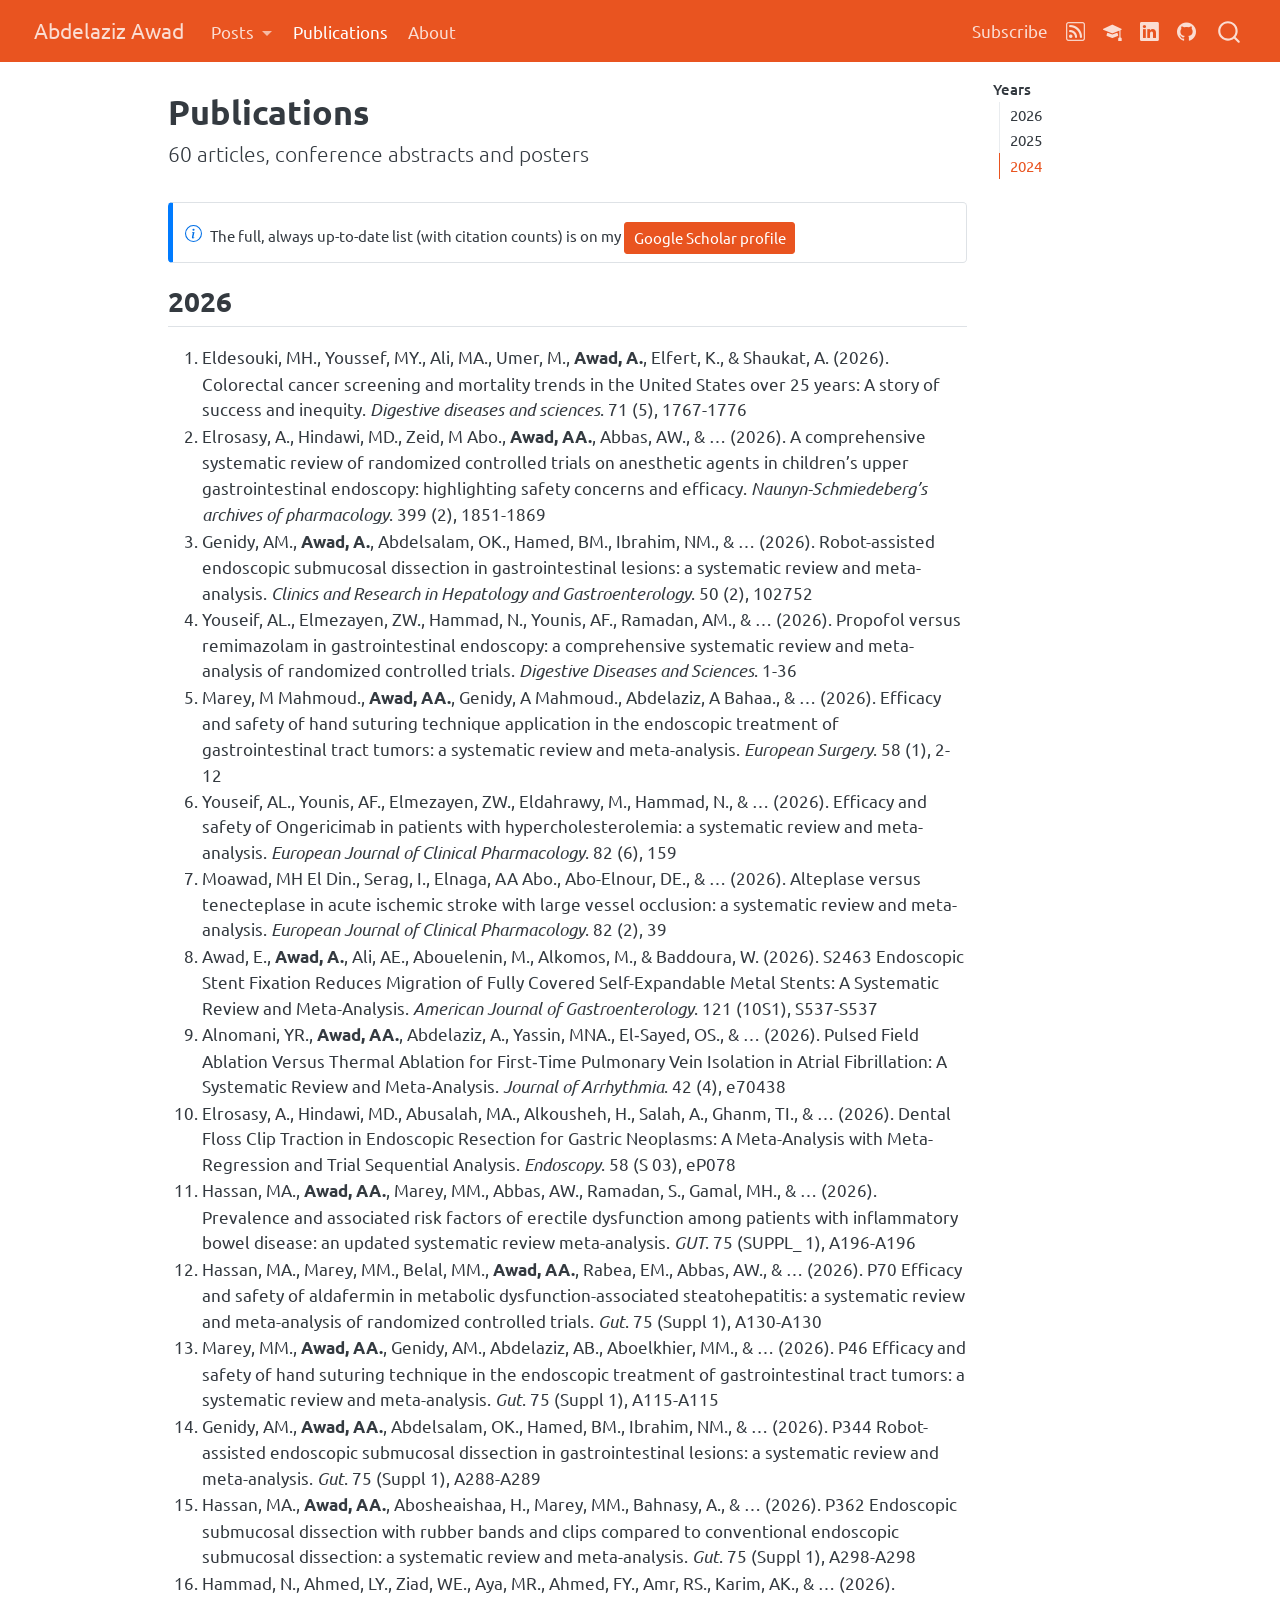
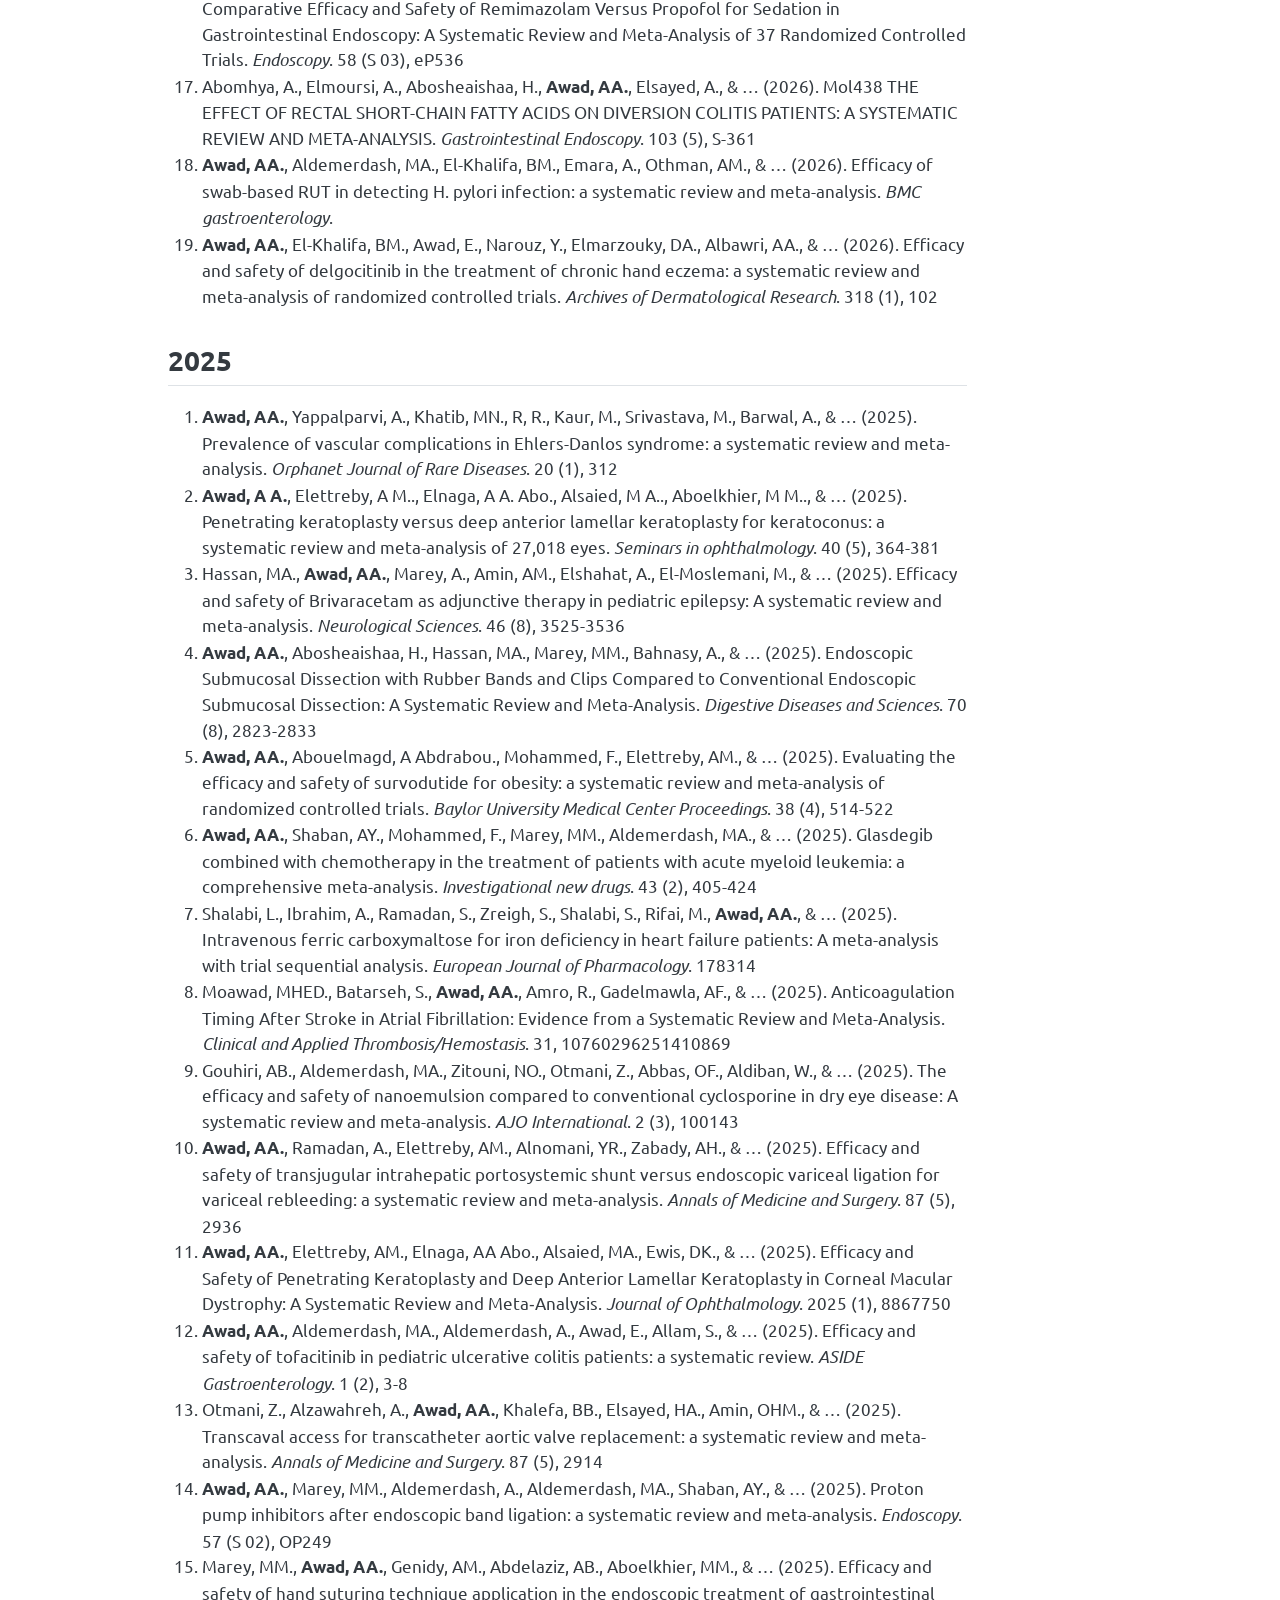
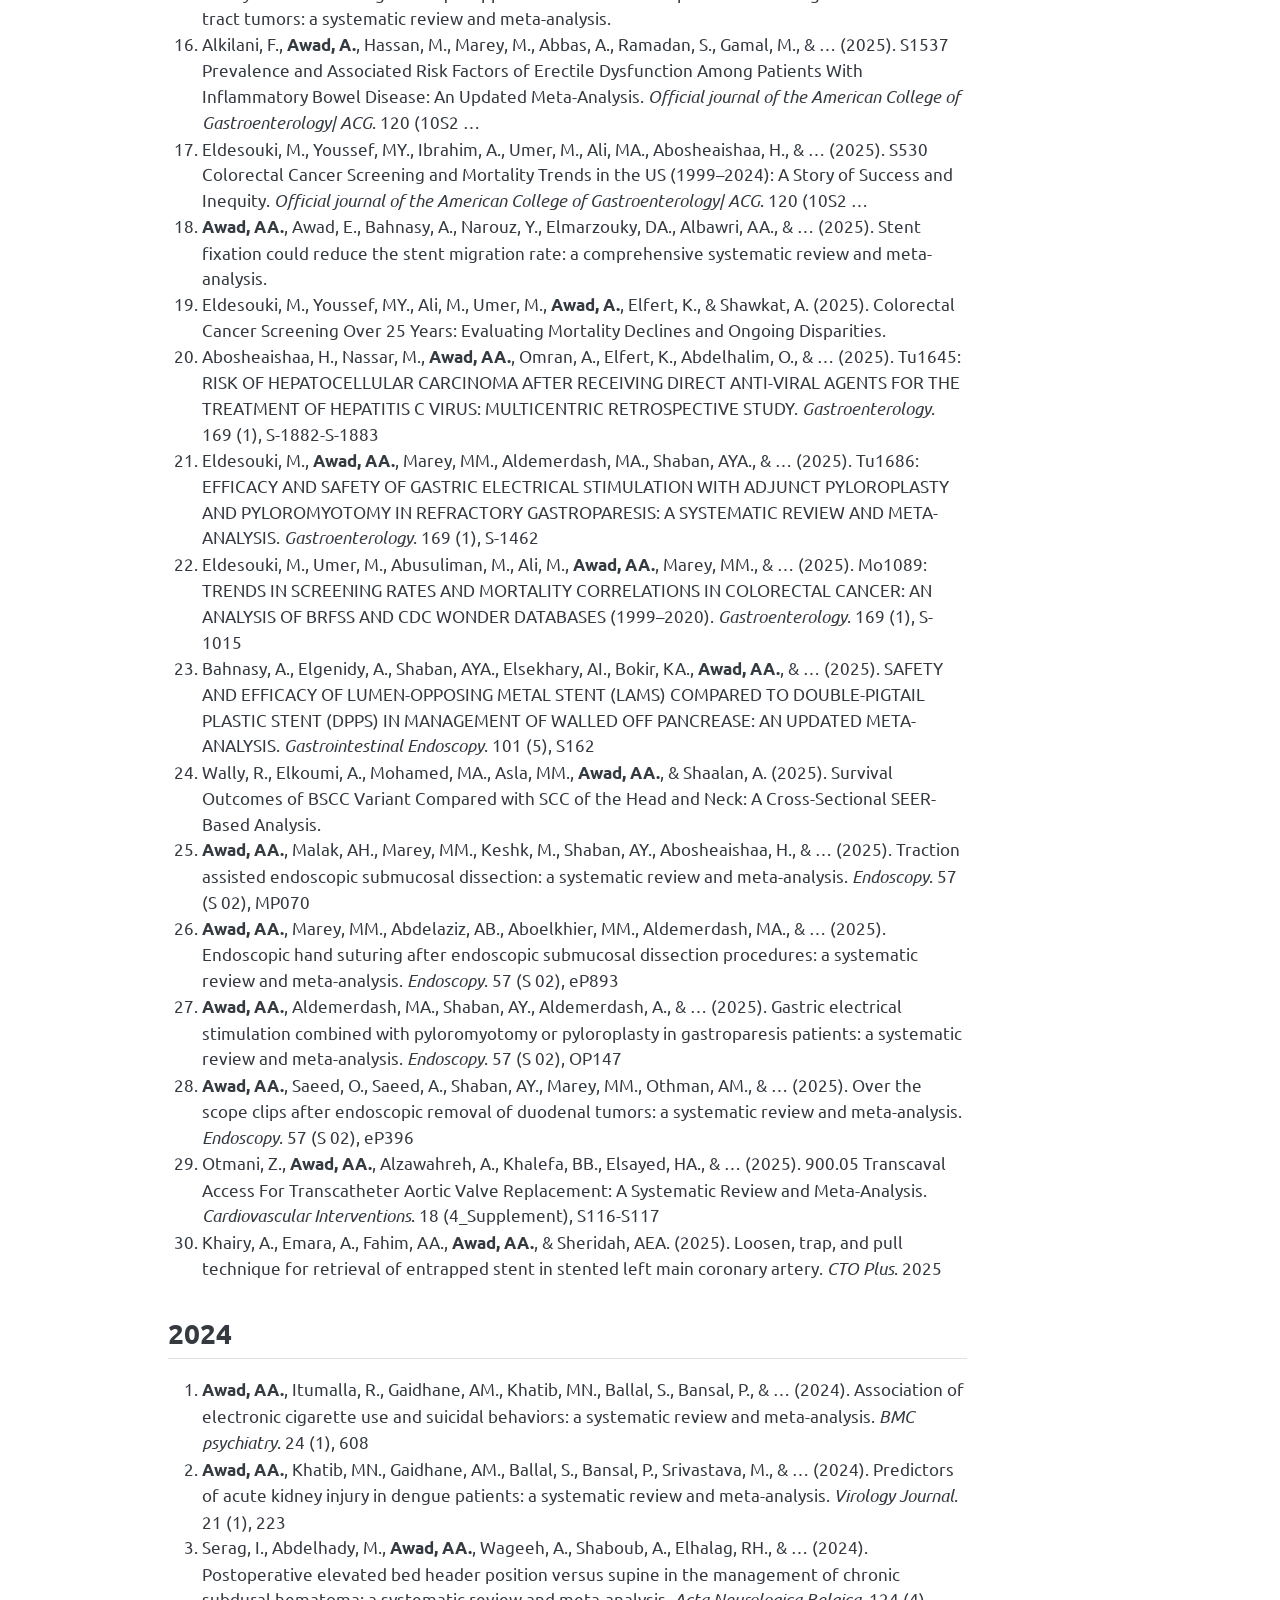
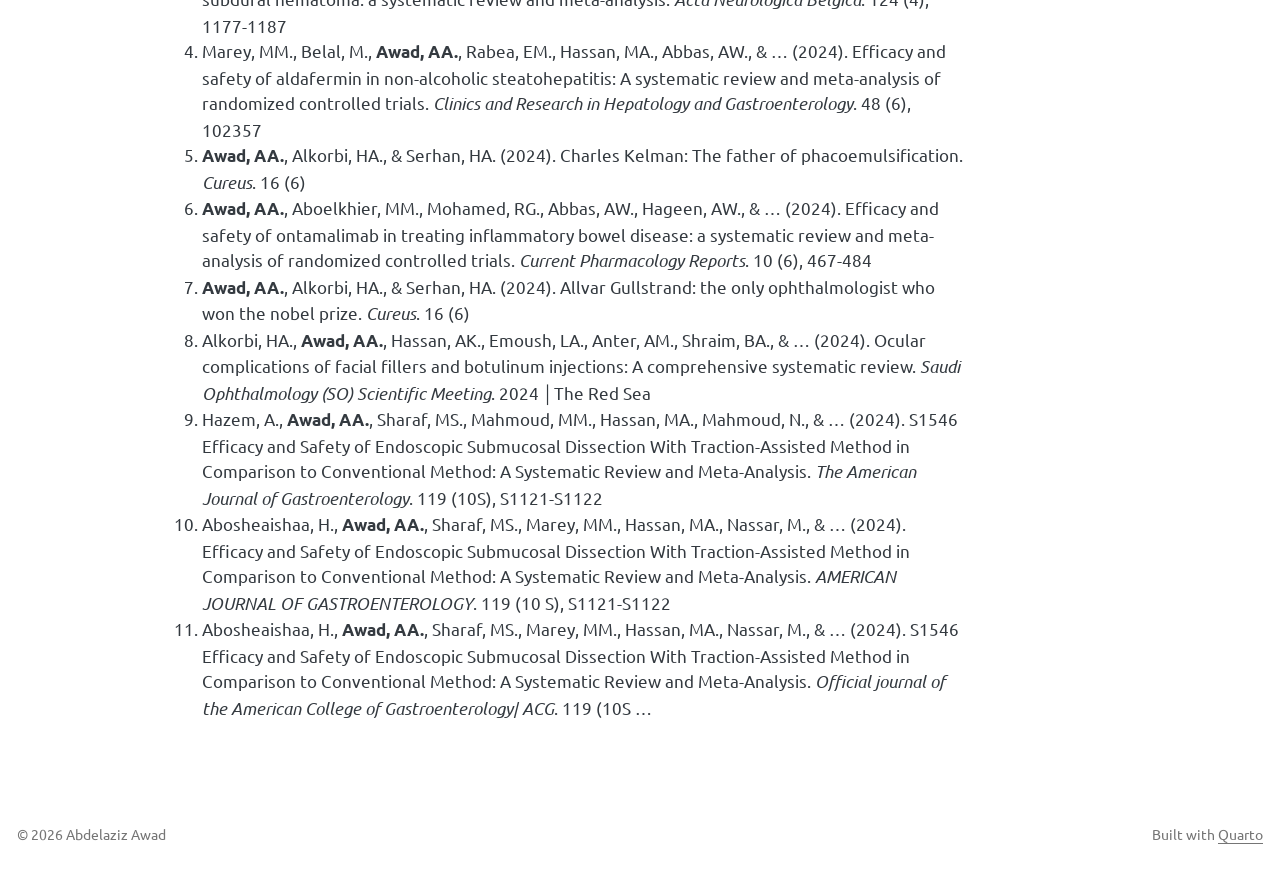
<file: docs/publications.html>
<!DOCTYPE html>
<html xmlns="http://www.w3.org/1999/xhtml" lang="en" xml:lang="en"><head>

<meta charset="utf-8">
<meta name="generator" content="quarto-1.8.25">

<meta name="viewport" content="width=device-width, initial-scale=1.0, user-scalable=yes">


<title>Publications – Abdelaziz Awad</title>
<style>
code{white-space: pre-wrap;}
span.smallcaps{font-variant: small-caps;}
div.columns{display: flex; gap: min(4vw, 1.5em);}
div.column{flex: auto; overflow-x: auto;}
div.hanging-indent{margin-left: 1.5em; text-indent: -1.5em;}
ul.task-list{list-style: none;}
ul.task-list li input[type="checkbox"] {
  width: 0.8em;
  margin: 0 0.8em 0.2em -1em; /* quarto-specific, see https://github.com/quarto-dev/quarto-cli/issues/4556 */ 
  vertical-align: middle;
}
</style>


<script src="site_libs/quarto-nav/quarto-nav.js"></script>
<script src="site_libs/quarto-nav/headroom.min.js"></script>
<script src="site_libs/clipboard/clipboard.min.js"></script>
<script src="site_libs/quarto-search/autocomplete.umd.js"></script>
<script src="site_libs/quarto-search/fuse.min.js"></script>
<script src="site_libs/quarto-search/quarto-search.js"></script>
<meta name="quarto:offset" content="./">
<link href="./profile.jpg" rel="icon" type="image/jpeg">
<script src="site_libs/quarto-html/quarto.js" type="module"></script>
<script src="site_libs/quarto-html/tabsets/tabsets.js" type="module"></script>
<script src="site_libs/quarto-html/axe/axe-check.js" type="module"></script>
<script src="site_libs/quarto-html/popper.min.js"></script>
<script src="site_libs/quarto-html/tippy.umd.min.js"></script>
<script src="site_libs/quarto-html/anchor.min.js"></script>
<link href="site_libs/quarto-html/tippy.css" rel="stylesheet">
<link href="site_libs/quarto-html/quarto-syntax-highlighting-7b89279ff1a6dce999919e0e67d4d9ec.css" rel="stylesheet" id="quarto-text-highlighting-styles">
<script src="site_libs/bootstrap/bootstrap.min.js"></script>
<link href="site_libs/bootstrap/bootstrap-icons.css" rel="stylesheet">
<link href="site_libs/bootstrap/bootstrap-91126d4e14c1335bd07174c58e89d024.min.css" rel="stylesheet" append-hash="true" id="quarto-bootstrap" data-mode="light">
<script id="quarto-search-options" type="application/json">{
  "location": "navbar",
  "copy-button": false,
  "collapse-after": 3,
  "panel-placement": "end",
  "type": "overlay",
  "limit": 50,
  "keyboard-shortcut": [
    "f",
    "/",
    "s"
  ],
  "show-item-context": false,
  "language": {
    "search-no-results-text": "No results",
    "search-matching-documents-text": "matching documents",
    "search-copy-link-title": "Copy link to search",
    "search-hide-matches-text": "Hide additional matches",
    "search-more-match-text": "more match in this document",
    "search-more-matches-text": "more matches in this document",
    "search-clear-button-title": "Clear",
    "search-text-placeholder": "",
    "search-detached-cancel-button-title": "Cancel",
    "search-submit-button-title": "Submit",
    "search-label": "Search"
  }
}</script>


<link rel="stylesheet" href="styles.css">
<meta property="og:title" content="Publications – Abdelaziz Awad">
<meta property="og:description" content="60 articles, conference abstracts and posters">
<meta property="og:site_name" content="Abdelaziz Awad">
</head>

<body class="nav-fixed quarto-light">

<div id="quarto-search-results"></div>
  <header id="quarto-header" class="headroom fixed-top">
    <nav class="navbar navbar-expand-lg " data-bs-theme="dark">
      <div class="navbar-container container-fluid">
      <div class="navbar-brand-container mx-auto">
    <a href="./index.html" class="navbar-brand navbar-brand-logo">
    </a>
    <a class="navbar-brand" href="./index.html">
    <span class="navbar-title">Abdelaziz Awad</span>
    </a>
  </div>
            <div id="quarto-search" class="" title="Search"></div>
          <button class="navbar-toggler" type="button" data-bs-toggle="collapse" data-bs-target="#navbarCollapse" aria-controls="navbarCollapse" role="menu" aria-expanded="false" aria-label="Toggle navigation" onclick="if (window.quartoToggleHeadroom) { window.quartoToggleHeadroom(); }">
  <span class="navbar-toggler-icon"></span>
</button>
          <div class="collapse navbar-collapse" id="navbarCollapse">
            <ul class="navbar-nav navbar-nav-scroll me-auto">
  <li class="nav-item dropdown ">
    <a class="nav-link dropdown-toggle" href="#" id="nav-menu-posts" role="link" data-bs-toggle="dropdown" aria-expanded="false">
 <span class="menu-text">Posts</span>
    </a>
    <ul class="dropdown-menu" aria-labelledby="nav-menu-posts">    
        <li>
    <a class="dropdown-item" href="./index.html">
 <span class="dropdown-text">All posts</span></a>
  </li>  
        <li><hr class="dropdown-divider"></li>
        <li>
    <a class="dropdown-item" href="./index.html#category=Clinical Research">
 <span class="dropdown-text">Clinical Research</span></a>
  </li>  
        <li>
    <a class="dropdown-item" href="./index.html#category=Data Science">
 <span class="dropdown-text">Data Science</span></a>
  </li>  
        <li>
    <a class="dropdown-item" href="./index.html#category=AI">
 <span class="dropdown-text">AI</span></a>
  </li>  
        <li>
    <a class="dropdown-item" href="./index.html#category=Bioinformatics">
 <span class="dropdown-text">Bioinformatics</span></a>
  </li>  
        <li><hr class="dropdown-divider"></li>
        <li>
    <a class="dropdown-item" href="./index.html#category=Research Opportunities">
 <span class="dropdown-text">Research Opportunities</span></a>
  </li>  
    </ul>
  </li>
  <li class="nav-item">
    <a class="nav-link active" href="./publications.html" aria-current="page"> 
<span class="menu-text">Publications</span></a>
  </li>  
  <li class="nav-item">
    <a class="nav-link" href="./about.html"> 
<span class="menu-text">About</span></a>
  </li>  
</ul>
            <ul class="navbar-nav navbar-nav-scroll ms-auto">
  <li class="nav-item">
    <a class="nav-link" href="./subscribe.html"> 
<span class="menu-text">Subscribe</span></a>
  </li>  
  <li class="nav-item compact">
    <a class="nav-link" href="./index.xml"> <i class="bi bi-rss" role="img">
</i> 
<span class="menu-text"></span></a>
  </li>  
  <li class="nav-item compact">
    <a class="nav-link" href="https://scholar.google.com/citations?user=3jWeyoUAAAAJ"> <i class="bi bi-mortarboard-fill" role="img" aria-label="Google Scholar">
</i> 
<span class="menu-text"></span></a>
  </li>  
  <li class="nav-item compact">
    <a class="nav-link" href="https://www.linkedin.com/in/abdelaziz-a-awad-6976a12aa/"> <i class="bi bi-linkedin" role="img">
</i> 
<span class="menu-text"></span></a>
  </li>  
  <li class="nav-item compact">
    <a class="nav-link" href="https://github.com/Drzezo55"> <i class="bi bi-github" role="img">
</i> 
<span class="menu-text"></span></a>
  </li>  
</ul>
          </div> <!-- /navcollapse -->
            <div class="quarto-navbar-tools">
</div>
      </div> <!-- /container-fluid -->
    </nav>
</header>
<!-- content -->
<div id="quarto-content" class="quarto-container page-columns page-rows-contents page-layout-article page-navbar">
<!-- sidebar -->
<!-- margin-sidebar -->
    <div id="quarto-margin-sidebar" class="sidebar margin-sidebar">
        <nav id="TOC" role="doc-toc" class="toc-active">
    <h2 id="toc-title">Years</h2>
   
  <ul>
  <li><a href="#section" id="toc-section" class="nav-link active" data-scroll-target="#section">2026</a></li>
  <li><a href="#section-1" id="toc-section-1" class="nav-link" data-scroll-target="#section-1">2025</a></li>
  <li><a href="#section-2" id="toc-section-2" class="nav-link" data-scroll-target="#section-2">2024</a></li>
  </ul>
</nav>
    </div>
<!-- main -->
<main class="content" id="quarto-document-content">

<header id="title-block-header" class="quarto-title-block default">
<div class="quarto-title">
<h1 class="title">Publications</h1>
<p class="subtitle lead">60 articles, conference abstracts and posters</p>
</div>



<div class="quarto-title-meta">

    
  
    
  </div>
  


</header>


<div class="callout callout-style-simple callout-note">
<div class="callout-body d-flex">
<div class="callout-icon-container">
<i class="callout-icon"></i>
</div>
<div class="callout-body-container">
<p>The full, always up-to-date list (with citation counts) is on my <a href="https://scholar.google.com/citations?user=3jWeyoUAAAAJ" class="btn btn-primary btn-sm">Google Scholar profile</a></p>
</div>
</div>
</div>
<!--
TO ADD A PAPER: copy one line below and edit it. Newest first, under the right year.
Format: Authors (Year). Title. *Journal*. Volume (Issue), pages
Put your own name in **bold**.
-->
<section id="section" class="level2">
<h2 class="anchored" data-anchor-id="section">2026</h2>
<ol type="1">
<li>Eldesouki, MH., Youssef, MY., Ali, MA., Umer, M., <strong>Awad, A.</strong>, Elfert, K., &amp; Shaukat, A. (2026). Colorectal cancer screening and mortality trends in the United States over 25 years: A story of success and inequity. <em>Digestive diseases and sciences</em>. 71 (5), 1767-1776</li>
<li>Elrosasy, A., Hindawi, MD., Zeid, M Abo., <strong>Awad, AA.</strong>, Abbas, AW., &amp; … (2026). A comprehensive systematic review of randomized controlled trials on anesthetic agents in children’s upper gastrointestinal endoscopy: highlighting safety concerns and efficacy. <em>Naunyn-Schmiedeberg’s archives of pharmacology</em>. 399 (2), 1851-1869</li>
<li>Genidy, AM., <strong>Awad, A.</strong>, Abdelsalam, OK., Hamed, BM., Ibrahim, NM., &amp; … (2026). Robot-assisted endoscopic submucosal dissection in gastrointestinal lesions: a systematic review and meta-analysis. <em>Clinics and Research in Hepatology and Gastroenterology</em>. 50 (2), 102752</li>
<li>Youseif, AL., Elmezayen, ZW., Hammad, N., Younis, AF., Ramadan, AM., &amp; … (2026). Propofol versus remimazolam in gastrointestinal endoscopy: a comprehensive systematic review and meta-analysis of randomized controlled trials. <em>Digestive Diseases and Sciences</em>. 1-36</li>
<li>Marey, M Mahmoud., <strong>Awad, AA.</strong>, Genidy, A Mahmoud., Abdelaziz, A Bahaa., &amp; … (2026). Efficacy and safety of hand suturing technique application in the endoscopic treatment of gastrointestinal tract tumors: a systematic review and meta-analysis. <em>European Surgery</em>. 58 (1), 2-12</li>
<li>Youseif, AL., Younis, AF., Elmezayen, ZW., Eldahrawy, M., Hammad, N., &amp; … (2026). Efficacy and safety of Ongericimab in patients with hypercholesterolemia: a systematic review and meta-analysis. <em>European Journal of Clinical Pharmacology</em>. 82 (6), 159</li>
<li>Moawad, MH El Din., Serag, I., Elnaga, AA Abo., Abo-Elnour, DE., &amp; … (2026). Alteplase versus tenecteplase in acute ischemic stroke with large vessel occlusion: a systematic review and meta-analysis. <em>European Journal of Clinical Pharmacology</em>. 82 (2), 39</li>
<li>Awad, E., <strong>Awad, A.</strong>, Ali, AE., Abouelenin, M., Alkomos, M., &amp; Baddoura, W. (2026). S2463 Endoscopic Stent Fixation Reduces Migration of Fully Covered Self-Expandable Metal Stents: A Systematic Review and Meta-Analysis. <em>American Journal of Gastroenterology</em>. 121 (10S1), S537-S537</li>
<li>Alnomani, YR., <strong>Awad, AA.</strong>, Abdelaziz, A., Yassin, MNA., El‐Sayed, OS., &amp; … (2026). Pulsed Field Ablation Versus Thermal Ablation for First‐Time Pulmonary Vein Isolation in Atrial Fibrillation: A Systematic Review and Meta‐Analysis. <em>Journal of Arrhythmia</em>. 42 (4), e70438</li>
<li>Elrosasy, A., Hindawi, MD., Abusalah, MA., Alkousheh, H., Salah, A., Ghanm, TI., &amp; … (2026). Dental Floss Clip Traction in Endoscopic Resection for Gastric Neoplasms: A Meta-Analysis with Meta-Regression and Trial Sequential Analysis. <em>Endoscopy</em>. 58 (S 03), eP078</li>
<li>Hassan, MA., <strong>Awad, AA.</strong>, Marey, MM., Abbas, AW., Ramadan, S., Gamal, MH., &amp; … (2026). Prevalence and associated risk factors of erectile dysfunction among patients with inflammatory bowel disease: an updated systematic review meta-analysis. <em>GUT</em>. 75 (SUPPL_ 1), A196-A196</li>
<li>Hassan, MA., Marey, MM., Belal, MM., <strong>Awad, AA.</strong>, Rabea, EM., Abbas, AW., &amp; … (2026). P70 Efficacy and safety of aldafermin in metabolic dysfunction-associated steatohepatitis: a systematic review and meta-analysis of randomized controlled trials. <em>Gut</em>. 75 (Suppl 1), A130-A130</li>
<li>Marey, MM., <strong>Awad, AA.</strong>, Genidy, AM., Abdelaziz, AB., Aboelkhier, MM., &amp; … (2026). P46 Efficacy and safety of hand suturing technique in the endoscopic treatment of gastrointestinal tract tumors: a systematic review and meta-analysis. <em>Gut</em>. 75 (Suppl 1), A115-A115</li>
<li>Genidy, AM., <strong>Awad, AA.</strong>, Abdelsalam, OK., Hamed, BM., Ibrahim, NM., &amp; … (2026). P344 Robot-assisted endoscopic submucosal dissection in gastrointestinal lesions: a systematic review and meta-analysis. <em>Gut</em>. 75 (Suppl 1), A288-A289</li>
<li>Hassan, MA., <strong>Awad, AA.</strong>, Abosheaishaa, H., Marey, MM., Bahnasy, A., &amp; … (2026). P362 Endoscopic submucosal dissection with rubber bands and clips compared to conventional endoscopic submucosal dissection: a systematic review and meta-analysis. <em>Gut</em>. 75 (Suppl 1), A298-A298</li>
<li>Hammad, N., Ahmed, LY., Ziad, WE., Aya, MR., Ahmed, FY., Amr, RS., Karim, AK., &amp; … (2026). Comparative Efficacy and Safety of Remimazolam Versus Propofol for Sedation in Gastrointestinal Endoscopy: A Systematic Review and Meta-Analysis of 37 Randomized Controlled Trials. <em>Endoscopy</em>. 58 (S 03), eP536</li>
<li>Abomhya, A., Elmoursi, A., Abosheaishaa, H., <strong>Awad, AA.</strong>, Elsayed, A., &amp; … (2026). Mol438 THE EFFECT OF RECTAL SHORT-CHAIN FATTY ACIDS ON DIVERSION COLITIS PATIENTS: A SYSTEMATIC REVIEW AND META-ANALYSIS. <em>Gastrointestinal Endoscopy</em>. 103 (5), S-361</li>
<li><strong>Awad, AA.</strong>, Aldemerdash, MA., El-Khalifa, BM., Emara, A., Othman, AM., &amp; … (2026). Efficacy of swab-based RUT in detecting H. pylori infection: a systematic review and meta-analysis. <em>BMC gastroenterology</em>.</li>
<li><strong>Awad, AA.</strong>, El-Khalifa, BM., Awad, E., Narouz, Y., Elmarzouky, DA., Albawri, AA., &amp; … (2026). Efficacy and safety of delgocitinib in the treatment of chronic hand eczema: a systematic review and meta-analysis of randomized controlled trials. <em>Archives of Dermatological Research</em>. 318 (1), 102</li>
</ol>
</section>
<section id="section-1" class="level2">
<h2 class="anchored" data-anchor-id="section-1">2025</h2>
<ol type="1">
<li><strong>Awad, AA.</strong>, Yappalparvi, A., Khatib, MN., R, R., Kaur, M., Srivastava, M., Barwal, A., &amp; … (2025). Prevalence of vascular complications in Ehlers-Danlos syndrome: a systematic review and meta-analysis. <em>Orphanet Journal of Rare Diseases</em>. 20 (1), 312</li>
<li><strong>Awad, A A.</strong>, Elettreby, A M.., Elnaga, A A. Abo., Alsaied, M A.., Aboelkhier, M M.., &amp; … (2025). Penetrating keratoplasty versus deep anterior lamellar keratoplasty for keratoconus: a systematic review and meta-analysis of 27,018 eyes. <em>Seminars in ophthalmology</em>. 40 (5), 364-381</li>
<li>Hassan, MA., <strong>Awad, AA.</strong>, Marey, A., Amin, AM., Elshahat, A., El-Moslemani, M., &amp; … (2025). Efficacy and safety of Brivaracetam as adjunctive therapy in pediatric epilepsy: A systematic review and meta-analysis. <em>Neurological Sciences</em>. 46 (8), 3525-3536</li>
<li><strong>Awad, AA.</strong>, Abosheaishaa, H., Hassan, MA., Marey, MM., Bahnasy, A., &amp; … (2025). Endoscopic Submucosal Dissection with Rubber Bands and Clips Compared to Conventional Endoscopic Submucosal Dissection: A Systematic Review and Meta-Analysis. <em>Digestive Diseases and Sciences</em>. 70 (8), 2823-2833</li>
<li><strong>Awad, AA.</strong>, Abouelmagd, A Abdrabou., Mohammed, F., Elettreby, AM., &amp; … (2025). Evaluating the efficacy and safety of survodutide for obesity: a systematic review and meta-analysis of randomized controlled trials. <em>Baylor University Medical Center Proceedings</em>. 38 (4), 514-522</li>
<li><strong>Awad, AA.</strong>, Shaban, AY., Mohammed, F., Marey, MM., Aldemerdash, MA., &amp; … (2025). Glasdegib combined with chemotherapy in the treatment of patients with acute myeloid leukemia: a comprehensive meta-analysis. <em>Investigational new drugs</em>. 43 (2), 405-424</li>
<li>Shalabi, L., Ibrahim, A., Ramadan, S., Zreigh, S., Shalabi, S., Rifai, M., <strong>Awad, AA.</strong>, &amp; … (2025). Intravenous ferric carboxymaltose for iron deficiency in heart failure patients: A meta-analysis with trial sequential analysis. <em>European Journal of Pharmacology</em>. 178314</li>
<li>Moawad, MHED., Batarseh, S., <strong>Awad, AA.</strong>, Amro, R., Gadelmawla, AF., &amp; … (2025). Anticoagulation Timing After Stroke in Atrial Fibrillation: Evidence from a Systematic Review and Meta-Analysis. <em>Clinical and Applied Thrombosis/Hemostasis</em>. 31, 10760296251410869</li>
<li>Gouhiri, AB., Aldemerdash, MA., Zitouni, NO., Otmani, Z., Abbas, OF., Aldiban, W., &amp; … (2025). The efficacy and safety of nanoemulsion compared to conventional cyclosporine in dry eye disease: A systematic review and meta-analysis. <em>AJO International</em>. 2 (3), 100143</li>
<li><strong>Awad, AA.</strong>, Ramadan, A., Elettreby, AM., Alnomani, YR., Zabady, AH., &amp; … (2025). Efficacy and safety of transjugular intrahepatic portosystemic shunt versus endoscopic variceal ligation for variceal rebleeding: a systematic review and meta-analysis. <em>Annals of Medicine and Surgery</em>. 87 (5), 2936</li>
<li><strong>Awad, AA.</strong>, Elettreby, AM., Elnaga, AA Abo., Alsaied, MA., Ewis, DK., &amp; … (2025). Efficacy and Safety of Penetrating Keratoplasty and Deep Anterior Lamellar Keratoplasty in Corneal Macular Dystrophy: A Systematic Review and Meta‐Analysis. <em>Journal of Ophthalmology</em>. 2025 (1), 8867750</li>
<li><strong>Awad, AA.</strong>, Aldemerdash, MA., Aldemerdash, A., Awad, E., Allam, S., &amp; … (2025). Efficacy and safety of tofacitinib in pediatric ulcerative colitis patients: a systematic review. <em>ASIDE Gastroenterology</em>. 1 (2), 3-8</li>
<li>Otmani, Z., Alzawahreh, A., <strong>Awad, AA.</strong>, Khalefa, BB., Elsayed, HA., Amin, OHM., &amp; … (2025). Transcaval access for transcatheter aortic valve replacement: a systematic review and meta-analysis. <em>Annals of Medicine and Surgery</em>. 87 (5), 2914</li>
<li><strong>Awad, AA.</strong>, Marey, MM., Aldemerdash, A., Aldemerdash, MA., Shaban, AY., &amp; … (2025). Proton pump inhibitors after endoscopic band ligation: a systematic review and meta-analysis. <em>Endoscopy</em>. 57 (S 02), OP249</li>
<li>Marey, MM., <strong>Awad, AA.</strong>, Genidy, AM., Abdelaziz, AB., Aboelkhier, MM., &amp; … (2025). Efficacy and safety of hand suturing technique application in the endoscopic treatment of gastrointestinal tract tumors: a systematic review and meta-analysis.</li>
<li>Alkilani, F., <strong>Awad, A.</strong>, Hassan, M., Marey, M., Abbas, A., Ramadan, S., Gamal, M., &amp; … (2025). S1537 Prevalence and Associated Risk Factors of Erectile Dysfunction Among Patients With Inflammatory Bowel Disease: An Updated Meta-Analysis. <em>Official journal of the American College of Gastroenterology| ACG</em>. 120 (10S2 …</li>
<li>Eldesouki, M., Youssef, MY., Ibrahim, A., Umer, M., Ali, MA., Abosheaishaa, H., &amp; … (2025). S530 Colorectal Cancer Screening and Mortality Trends in the US (1999–2024): A Story of Success and Inequity. <em>Official journal of the American College of Gastroenterology| ACG</em>. 120 (10S2 …</li>
<li><strong>Awad, AA.</strong>, Awad, E., Bahnasy, A., Narouz, Y., Elmarzouky, DA., Albawri, AA., &amp; … (2025). Stent fixation could reduce the stent migration rate: a comprehensive systematic review and meta-analysis.</li>
<li>Eldesouki, M., Youssef, MY., Ali, M., Umer, M., <strong>Awad, A.</strong>, Elfert, K., &amp; Shawkat, A. (2025). Colorectal Cancer Screening Over 25 Years: Evaluating Mortality Declines and Ongoing Disparities.</li>
<li>Abosheaishaa, H., Nassar, M., <strong>Awad, AA.</strong>, Omran, A., Elfert, K., Abdelhalim, O., &amp; … (2025). Tu1645: RISK OF HEPATOCELLULAR CARCINOMA AFTER RECEIVING DIRECT ANTI-VIRAL AGENTS FOR THE TREATMENT OF HEPATITIS C VIRUS: MULTICENTRIC RETROSPECTIVE STUDY. <em>Gastroenterology</em>. 169 (1), S-1882-S-1883</li>
<li>Eldesouki, M., <strong>Awad, AA.</strong>, Marey, MM., Aldemerdash, MA., Shaban, AYA., &amp; … (2025). Tu1686: EFFICACY AND SAFETY OF GASTRIC ELECTRICAL STIMULATION WITH ADJUNCT PYLOROPLASTY AND PYLOROMYOTOMY IN REFRACTORY GASTROPARESIS: A SYSTEMATIC REVIEW AND META-ANALYSIS. <em>Gastroenterology</em>. 169 (1), S-1462</li>
<li>Eldesouki, M., Umer, M., Abusuliman, M., Ali, M., <strong>Awad, AA.</strong>, Marey, MM., &amp; … (2025). Mo1089: TRENDS IN SCREENING RATES AND MORTALITY CORRELATIONS IN COLORECTAL CANCER: AN ANALYSIS OF BRFSS AND CDC WONDER DATABASES (1999–2020). <em>Gastroenterology</em>. 169 (1), S-1015</li>
<li>Bahnasy, A., Elgenidy, A., Shaban, AYA., Elsekhary, AI., Bokir, KA., <strong>Awad, AA.</strong>, &amp; … (2025). SAFETY AND EFFICACY OF LUMEN-OPPOSING METAL STENT (LAMS) COMPARED TO DOUBLE-PIGTAIL PLASTIC STENT (DPPS) IN MANAGEMENT OF WALLED OFF PANCREASE: AN UPDATED META-ANALYSIS. <em>Gastrointestinal Endoscopy</em>. 101 (5), S162</li>
<li>Wally, R., Elkoumi, A., Mohamed, MA., Asla, MM., <strong>Awad, AA.</strong>, &amp; Shaalan, A. (2025). Survival Outcomes of BSCC Variant Compared with SCC of the Head and Neck: A Cross-Sectional SEER-Based Analysis.</li>
<li><strong>Awad, AA.</strong>, Malak, AH., Marey, MM., Keshk, M., Shaban, AY., Abosheaishaa, H., &amp; … (2025). Traction assisted endoscopic submucosal dissection: a systematic review and meta-analysis. <em>Endoscopy</em>. 57 (S 02), MP070</li>
<li><strong>Awad, AA.</strong>, Marey, MM., Abdelaziz, AB., Aboelkhier, MM., Aldemerdash, MA., &amp; … (2025). Endoscopic hand suturing after endoscopic submucosal dissection procedures: a systematic review and meta-analysis. <em>Endoscopy</em>. 57 (S 02), eP893</li>
<li><strong>Awad, AA.</strong>, Aldemerdash, MA., Shaban, AY., Aldemerdash, A., &amp; … (2025). Gastric electrical stimulation combined with pyloromyotomy or pyloroplasty in gastroparesis patients: a systematic review and meta-analysis. <em>Endoscopy</em>. 57 (S 02), OP147</li>
<li><strong>Awad, AA.</strong>, Saeed, O., Saeed, A., Shaban, AY., Marey, MM., Othman, AM., &amp; … (2025). Over the scope clips after endoscopic removal of duodenal tumors: a systematic review and meta-analysis. <em>Endoscopy</em>. 57 (S 02), eP396</li>
<li>Otmani, Z., <strong>Awad, AA.</strong>, Alzawahreh, A., Khalefa, BB., Elsayed, HA., &amp; … (2025). 900.05 Transcaval Access For Transcatheter Aortic Valve Replacement: A Systematic Review and Meta-Analysis. <em>Cardiovascular Interventions</em>. 18 (4_Supplement), S116-S117</li>
<li>Khairy, A., Emara, A., Fahim, AA., <strong>Awad, AA.</strong>, &amp; Sheridah, AEA. (2025). Loosen, trap, and pull technique for retrieval of entrapped stent in stented left main coronary artery. <em>CTO Plus</em>. 2025</li>
</ol>
</section>
<section id="section-2" class="level2">
<h2 class="anchored" data-anchor-id="section-2">2024</h2>
<ol type="1">
<li><strong>Awad, AA.</strong>, Itumalla, R., Gaidhane, AM., Khatib, MN., Ballal, S., Bansal, P., &amp; … (2024). Association of electronic cigarette use and suicidal behaviors: a systematic review and meta-analysis. <em>BMC psychiatry</em>. 24 (1), 608</li>
<li><strong>Awad, AA.</strong>, Khatib, MN., Gaidhane, AM., Ballal, S., Bansal, P., Srivastava, M., &amp; … (2024). Predictors of acute kidney injury in dengue patients: a systematic review and meta-analysis. <em>Virology Journal</em>. 21 (1), 223</li>
<li>Serag, I., Abdelhady, M., <strong>Awad, AA.</strong>, Wageeh, A., Shaboub, A., Elhalag, RH., &amp; … (2024). Postoperative elevated bed header position versus supine in the management of chronic subdural hematoma: a systematic review and meta-analysis. <em>Acta Neurologica Belgica</em>. 124 (4), 1177-1187</li>
<li>Marey, MM., Belal, M., <strong>Awad, AA.</strong>, Rabea, EM., Hassan, MA., Abbas, AW., &amp; … (2024). Efficacy and safety of aldafermin in non-alcoholic steatohepatitis: A systematic review and meta-analysis of randomized controlled trials. <em>Clinics and Research in Hepatology and Gastroenterology</em>. 48 (6), 102357</li>
<li><strong>Awad, AA.</strong>, Alkorbi, HA., &amp; Serhan, HA. (2024). Charles Kelman: The father of phacoemulsification. <em>Cureus</em>. 16 (6)</li>
<li><strong>Awad, AA.</strong>, Aboelkhier, MM., Mohamed, RG., Abbas, AW., Hageen, AW., &amp; … (2024). Efficacy and safety of ontamalimab in treating inflammatory bowel disease: a systematic review and meta-analysis of randomized controlled trials. <em>Current Pharmacology Reports</em>. 10 (6), 467-484</li>
<li><strong>Awad, AA.</strong>, Alkorbi, HA., &amp; Serhan, HA. (2024). Allvar Gullstrand: the only ophthalmologist who won the nobel prize. <em>Cureus</em>. 16 (6)</li>
<li>Alkorbi, HA., <strong>Awad, AA.</strong>, Hassan, AK., Emoush, LA., Anter, AM., Shraim, BA., &amp; … (2024). Ocular complications of facial fillers and botulinum injections: A comprehensive systematic review. <em>Saudi Ophthalmology (SO) Scientific Meeting</em>. 2024 │The Red Sea</li>
<li>Hazem, A., <strong>Awad, AA.</strong>, Sharaf, MS., Mahmoud, MM., Hassan, MA., Mahmoud, N., &amp; … (2024). S1546 Efficacy and Safety of Endoscopic Submucosal Dissection With Traction-Assisted Method in Comparison to Conventional Method: A Systematic Review and Meta-Analysis. <em>The American Journal of Gastroenterology</em>. 119 (10S), S1121-S1122</li>
<li>Abosheaishaa, H., <strong>Awad, AA.</strong>, Sharaf, MS., Marey, MM., Hassan, MA., Nassar, M., &amp; … (2024). Efficacy and Safety of Endoscopic Submucosal Dissection With Traction-Assisted Method in Comparison to Conventional Method: A Systematic Review and Meta-Analysis. <em>AMERICAN JOURNAL OF GASTROENTEROLOGY</em>. 119 (10 S), S1121-S1122</li>
<li>Abosheaishaa, H., <strong>Awad, AA.</strong>, Sharaf, MS., Marey, MM., Hassan, MA., Nassar, M., &amp; … (2024). S1546 Efficacy and Safety of Endoscopic Submucosal Dissection With Traction-Assisted Method in Comparison to Conventional Method: A Systematic Review and Meta-Analysis. <em>Official journal of the American College of Gastroenterology| ACG</em>. 119 (10S …</li>
</ol>


</section>

</main> <!-- /main -->
<script id="quarto-html-after-body" type="application/javascript">
  window.document.addEventListener("DOMContentLoaded", function (event) {
    const icon = "";
    const anchorJS = new window.AnchorJS();
    anchorJS.options = {
      placement: 'right',
      icon: icon
    };
    anchorJS.add('.anchored');
    const isCodeAnnotation = (el) => {
      for (const clz of el.classList) {
        if (clz.startsWith('code-annotation-')) {                     
          return true;
        }
      }
      return false;
    }
    const onCopySuccess = function(e) {
      // button target
      const button = e.trigger;
      // don't keep focus
      button.blur();
      // flash "checked"
      button.classList.add('code-copy-button-checked');
      var currentTitle = button.getAttribute("title");
      button.setAttribute("title", "Copied!");
      let tooltip;
      if (window.bootstrap) {
        button.setAttribute("data-bs-toggle", "tooltip");
        button.setAttribute("data-bs-placement", "left");
        button.setAttribute("data-bs-title", "Copied!");
        tooltip = new bootstrap.Tooltip(button, 
          { trigger: "manual", 
            customClass: "code-copy-button-tooltip",
            offset: [0, -8]});
        tooltip.show();    
      }
      setTimeout(function() {
        if (tooltip) {
          tooltip.hide();
          button.removeAttribute("data-bs-title");
          button.removeAttribute("data-bs-toggle");
          button.removeAttribute("data-bs-placement");
        }
        button.setAttribute("title", currentTitle);
        button.classList.remove('code-copy-button-checked');
      }, 1000);
      // clear code selection
      e.clearSelection();
    }
    const getTextToCopy = function(trigger) {
      const outerScaffold = trigger.parentElement.cloneNode(true);
      const codeEl = outerScaffold.querySelector('code');
      for (const childEl of codeEl.children) {
        if (isCodeAnnotation(childEl)) {
          childEl.remove();
        }
      }
      return codeEl.innerText;
    }
    const clipboard = new window.ClipboardJS('.code-copy-button:not([data-in-quarto-modal])', {
      text: getTextToCopy
    });
    clipboard.on('success', onCopySuccess);
    if (window.document.getElementById('quarto-embedded-source-code-modal')) {
      const clipboardModal = new window.ClipboardJS('.code-copy-button[data-in-quarto-modal]', {
        text: getTextToCopy,
        container: window.document.getElementById('quarto-embedded-source-code-modal')
      });
      clipboardModal.on('success', onCopySuccess);
    }
      var localhostRegex = new RegExp(/^(?:http|https):\/\/localhost\:?[0-9]*\//);
      var mailtoRegex = new RegExp(/^mailto:/);
        var filterRegex = new RegExp("https:\/\/drzezo55\.github\.io\/Abdelaziz_Awad");
      var isInternal = (href) => {
          return filterRegex.test(href) || localhostRegex.test(href) || mailtoRegex.test(href);
      }
      // Inspect non-navigation links and adorn them if external
     var links = window.document.querySelectorAll('a[href]:not(.nav-link):not(.navbar-brand):not(.toc-action):not(.sidebar-link):not(.sidebar-item-toggle):not(.pagination-link):not(.no-external):not([aria-hidden]):not(.dropdown-item):not(.quarto-navigation-tool):not(.about-link)');
      for (var i=0; i<links.length; i++) {
        const link = links[i];
        if (!isInternal(link.href)) {
          // undo the damage that might have been done by quarto-nav.js in the case of
          // links that we want to consider external
          if (link.dataset.originalHref !== undefined) {
            link.href = link.dataset.originalHref;
          }
        }
      }
    function tippyHover(el, contentFn, onTriggerFn, onUntriggerFn) {
      const config = {
        allowHTML: true,
        maxWidth: 500,
        delay: 100,
        arrow: false,
        appendTo: function(el) {
            return el.parentElement;
        },
        interactive: true,
        interactiveBorder: 10,
        theme: 'quarto',
        placement: 'bottom-start',
      };
      if (contentFn) {
        config.content = contentFn;
      }
      if (onTriggerFn) {
        config.onTrigger = onTriggerFn;
      }
      if (onUntriggerFn) {
        config.onUntrigger = onUntriggerFn;
      }
      window.tippy(el, config); 
    }
    const noterefs = window.document.querySelectorAll('a[role="doc-noteref"]');
    for (var i=0; i<noterefs.length; i++) {
      const ref = noterefs[i];
      tippyHover(ref, function() {
        // use id or data attribute instead here
        let href = ref.getAttribute('data-footnote-href') || ref.getAttribute('href');
        try { href = new URL(href).hash; } catch {}
        const id = href.replace(/^#\/?/, "");
        const note = window.document.getElementById(id);
        if (note) {
          return note.innerHTML;
        } else {
          return "";
        }
      });
    }
    const xrefs = window.document.querySelectorAll('a.quarto-xref');
    const processXRef = (id, note) => {
      // Strip column container classes
      const stripColumnClz = (el) => {
        el.classList.remove("page-full", "page-columns");
        if (el.children) {
          for (const child of el.children) {
            stripColumnClz(child);
          }
        }
      }
      stripColumnClz(note)
      if (id === null || id.startsWith('sec-')) {
        // Special case sections, only their first couple elements
        const container = document.createElement("div");
        if (note.children && note.children.length > 2) {
          container.appendChild(note.children[0].cloneNode(true));
          for (let i = 1; i < note.children.length; i++) {
            const child = note.children[i];
            if (child.tagName === "P" && child.innerText === "") {
              continue;
            } else {
              container.appendChild(child.cloneNode(true));
              break;
            }
          }
          if (window.Quarto?.typesetMath) {
            window.Quarto.typesetMath(container);
          }
          return container.innerHTML
        } else {
          if (window.Quarto?.typesetMath) {
            window.Quarto.typesetMath(note);
          }
          return note.innerHTML;
        }
      } else {
        // Remove any anchor links if they are present
        const anchorLink = note.querySelector('a.anchorjs-link');
        if (anchorLink) {
          anchorLink.remove();
        }
        if (window.Quarto?.typesetMath) {
          window.Quarto.typesetMath(note);
        }
        if (note.classList.contains("callout")) {
          return note.outerHTML;
        } else {
          return note.innerHTML;
        }
      }
    }
    for (var i=0; i<xrefs.length; i++) {
      const xref = xrefs[i];
      tippyHover(xref, undefined, function(instance) {
        instance.disable();
        let url = xref.getAttribute('href');
        let hash = undefined; 
        if (url.startsWith('#')) {
          hash = url;
        } else {
          try { hash = new URL(url).hash; } catch {}
        }
        if (hash) {
          const id = hash.replace(/^#\/?/, "");
          const note = window.document.getElementById(id);
          if (note !== null) {
            try {
              const html = processXRef(id, note.cloneNode(true));
              instance.setContent(html);
            } finally {
              instance.enable();
              instance.show();
            }
          } else {
            // See if we can fetch this
            fetch(url.split('#')[0])
            .then(res => res.text())
            .then(html => {
              const parser = new DOMParser();
              const htmlDoc = parser.parseFromString(html, "text/html");
              const note = htmlDoc.getElementById(id);
              if (note !== null) {
                const html = processXRef(id, note);
                instance.setContent(html);
              } 
            }).finally(() => {
              instance.enable();
              instance.show();
            });
          }
        } else {
          // See if we can fetch a full url (with no hash to target)
          // This is a special case and we should probably do some content thinning / targeting
          fetch(url)
          .then(res => res.text())
          .then(html => {
            const parser = new DOMParser();
            const htmlDoc = parser.parseFromString(html, "text/html");
            const note = htmlDoc.querySelector('main.content');
            if (note !== null) {
              // This should only happen for chapter cross references
              // (since there is no id in the URL)
              // remove the first header
              if (note.children.length > 0 && note.children[0].tagName === "HEADER") {
                note.children[0].remove();
              }
              const html = processXRef(null, note);
              instance.setContent(html);
            } 
          }).finally(() => {
            instance.enable();
            instance.show();
          });
        }
      }, function(instance) {
      });
    }
        let selectedAnnoteEl;
        const selectorForAnnotation = ( cell, annotation) => {
          let cellAttr = 'data-code-cell="' + cell + '"';
          let lineAttr = 'data-code-annotation="' +  annotation + '"';
          const selector = 'span[' + cellAttr + '][' + lineAttr + ']';
          return selector;
        }
        const selectCodeLines = (annoteEl) => {
          const doc = window.document;
          const targetCell = annoteEl.getAttribute("data-target-cell");
          const targetAnnotation = annoteEl.getAttribute("data-target-annotation");
          const annoteSpan = window.document.querySelector(selectorForAnnotation(targetCell, targetAnnotation));
          const lines = annoteSpan.getAttribute("data-code-lines").split(",");
          const lineIds = lines.map((line) => {
            return targetCell + "-" + line;
          })
          let top = null;
          let height = null;
          let parent = null;
          if (lineIds.length > 0) {
              //compute the position of the single el (top and bottom and make a div)
              const el = window.document.getElementById(lineIds[0]);
              top = el.offsetTop;
              height = el.offsetHeight;
              parent = el.parentElement.parentElement;
            if (lineIds.length > 1) {
              const lastEl = window.document.getElementById(lineIds[lineIds.length - 1]);
              const bottom = lastEl.offsetTop + lastEl.offsetHeight;
              height = bottom - top;
            }
            if (top !== null && height !== null && parent !== null) {
              // cook up a div (if necessary) and position it 
              let div = window.document.getElementById("code-annotation-line-highlight");
              if (div === null) {
                div = window.document.createElement("div");
                div.setAttribute("id", "code-annotation-line-highlight");
                div.style.position = 'absolute';
                parent.appendChild(div);
              }
              div.style.top = top - 2 + "px";
              div.style.height = height + 4 + "px";
              div.style.left = 0;
              let gutterDiv = window.document.getElementById("code-annotation-line-highlight-gutter");
              if (gutterDiv === null) {
                gutterDiv = window.document.createElement("div");
                gutterDiv.setAttribute("id", "code-annotation-line-highlight-gutter");
                gutterDiv.style.position = 'absolute';
                const codeCell = window.document.getElementById(targetCell);
                const gutter = codeCell.querySelector('.code-annotation-gutter');
                gutter.appendChild(gutterDiv);
              }
              gutterDiv.style.top = top - 2 + "px";
              gutterDiv.style.height = height + 4 + "px";
            }
            selectedAnnoteEl = annoteEl;
          }
        };
        const unselectCodeLines = () => {
          const elementsIds = ["code-annotation-line-highlight", "code-annotation-line-highlight-gutter"];
          elementsIds.forEach((elId) => {
            const div = window.document.getElementById(elId);
            if (div) {
              div.remove();
            }
          });
          selectedAnnoteEl = undefined;
        };
          // Handle positioning of the toggle
      window.addEventListener(
        "resize",
        throttle(() => {
          elRect = undefined;
          if (selectedAnnoteEl) {
            selectCodeLines(selectedAnnoteEl);
          }
        }, 10)
      );
      function throttle(fn, ms) {
      let throttle = false;
      let timer;
        return (...args) => {
          if(!throttle) { // first call gets through
              fn.apply(this, args);
              throttle = true;
          } else { // all the others get throttled
              if(timer) clearTimeout(timer); // cancel #2
              timer = setTimeout(() => {
                fn.apply(this, args);
                timer = throttle = false;
              }, ms);
          }
        };
      }
        // Attach click handler to the DT
        const annoteDls = window.document.querySelectorAll('dt[data-target-cell]');
        for (const annoteDlNode of annoteDls) {
          annoteDlNode.addEventListener('click', (event) => {
            const clickedEl = event.target;
            if (clickedEl !== selectedAnnoteEl) {
              unselectCodeLines();
              const activeEl = window.document.querySelector('dt[data-target-cell].code-annotation-active');
              if (activeEl) {
                activeEl.classList.remove('code-annotation-active');
              }
              selectCodeLines(clickedEl);
              clickedEl.classList.add('code-annotation-active');
            } else {
              // Unselect the line
              unselectCodeLines();
              clickedEl.classList.remove('code-annotation-active');
            }
          });
        }
    const findCites = (el) => {
      const parentEl = el.parentElement;
      if (parentEl) {
        const cites = parentEl.dataset.cites;
        if (cites) {
          return {
            el,
            cites: cites.split(' ')
          };
        } else {
          return findCites(el.parentElement)
        }
      } else {
        return undefined;
      }
    };
    var bibliorefs = window.document.querySelectorAll('a[role="doc-biblioref"]');
    for (var i=0; i<bibliorefs.length; i++) {
      const ref = bibliorefs[i];
      const citeInfo = findCites(ref);
      if (citeInfo) {
        tippyHover(citeInfo.el, function() {
          var popup = window.document.createElement('div');
          citeInfo.cites.forEach(function(cite) {
            var citeDiv = window.document.createElement('div');
            citeDiv.classList.add('hanging-indent');
            citeDiv.classList.add('csl-entry');
            var biblioDiv = window.document.getElementById('ref-' + cite);
            if (biblioDiv) {
              citeDiv.innerHTML = biblioDiv.innerHTML;
            }
            popup.appendChild(citeDiv);
          });
          return popup.innerHTML;
        });
      }
    }
  });
  </script>
</div> <!-- /content -->
<footer class="footer">
  <div class="nav-footer">
    <div class="nav-footer-left">
<p>© 2026 Abdelaziz Awad</p>
</div>   
    <div class="nav-footer-center">
      &nbsp;
    </div>
    <div class="nav-footer-right">
<p>Built with <a href="https://quarto.org">Quarto</a></p>
</div>
  </div>
</footer>




</body></html>
</file>
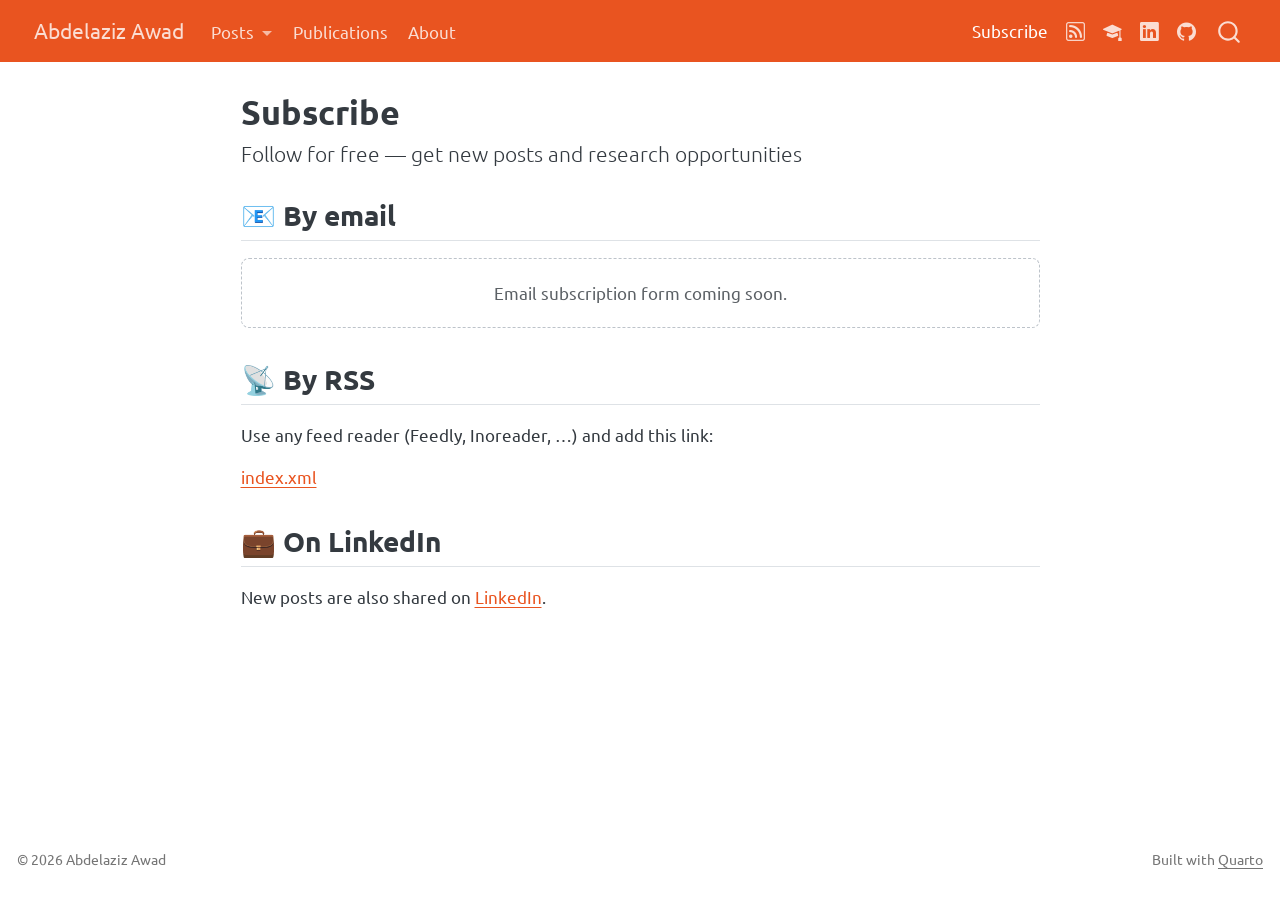
<file: docs/subscribe.html>
<!DOCTYPE html>
<html xmlns="http://www.w3.org/1999/xhtml" lang="en" xml:lang="en"><head>

<meta charset="utf-8">
<meta name="generator" content="quarto-1.8.25">

<meta name="viewport" content="width=device-width, initial-scale=1.0, user-scalable=yes">


<title>Subscribe – Abdelaziz Awad</title>
<style>
code{white-space: pre-wrap;}
span.smallcaps{font-variant: small-caps;}
div.columns{display: flex; gap: min(4vw, 1.5em);}
div.column{flex: auto; overflow-x: auto;}
div.hanging-indent{margin-left: 1.5em; text-indent: -1.5em;}
ul.task-list{list-style: none;}
ul.task-list li input[type="checkbox"] {
  width: 0.8em;
  margin: 0 0.8em 0.2em -1em; /* quarto-specific, see https://github.com/quarto-dev/quarto-cli/issues/4556 */ 
  vertical-align: middle;
}
</style>


<script src="site_libs/quarto-nav/quarto-nav.js"></script>
<script src="site_libs/quarto-nav/headroom.min.js"></script>
<script src="site_libs/clipboard/clipboard.min.js"></script>
<script src="site_libs/quarto-search/autocomplete.umd.js"></script>
<script src="site_libs/quarto-search/fuse.min.js"></script>
<script src="site_libs/quarto-search/quarto-search.js"></script>
<meta name="quarto:offset" content="./">
<link href="./profile.jpg" rel="icon" type="image/jpeg">
<script src="site_libs/quarto-html/quarto.js" type="module"></script>
<script src="site_libs/quarto-html/tabsets/tabsets.js" type="module"></script>
<script src="site_libs/quarto-html/axe/axe-check.js" type="module"></script>
<script src="site_libs/quarto-html/popper.min.js"></script>
<script src="site_libs/quarto-html/tippy.umd.min.js"></script>
<script src="site_libs/quarto-html/anchor.min.js"></script>
<link href="site_libs/quarto-html/tippy.css" rel="stylesheet">
<link href="site_libs/quarto-html/quarto-syntax-highlighting-7b89279ff1a6dce999919e0e67d4d9ec.css" rel="stylesheet" id="quarto-text-highlighting-styles">
<script src="site_libs/bootstrap/bootstrap.min.js"></script>
<link href="site_libs/bootstrap/bootstrap-icons.css" rel="stylesheet">
<link href="site_libs/bootstrap/bootstrap-91126d4e14c1335bd07174c58e89d024.min.css" rel="stylesheet" append-hash="true" id="quarto-bootstrap" data-mode="light">
<script id="quarto-search-options" type="application/json">{
  "location": "navbar",
  "copy-button": false,
  "collapse-after": 3,
  "panel-placement": "end",
  "type": "overlay",
  "limit": 50,
  "keyboard-shortcut": [
    "f",
    "/",
    "s"
  ],
  "show-item-context": false,
  "language": {
    "search-no-results-text": "No results",
    "search-matching-documents-text": "matching documents",
    "search-copy-link-title": "Copy link to search",
    "search-hide-matches-text": "Hide additional matches",
    "search-more-match-text": "more match in this document",
    "search-more-matches-text": "more matches in this document",
    "search-clear-button-title": "Clear",
    "search-text-placeholder": "",
    "search-detached-cancel-button-title": "Cancel",
    "search-submit-button-title": "Submit",
    "search-label": "Search"
  }
}</script>


<link rel="stylesheet" href="styles.css">
<meta property="og:title" content="Subscribe – Abdelaziz Awad">
<meta property="og:description" content="Follow for free — get new posts and research opportunities">
<meta property="og:site_name" content="Abdelaziz Awad">
</head>

<body class="nav-fixed fullcontent quarto-light">

<div id="quarto-search-results"></div>
  <header id="quarto-header" class="headroom fixed-top">
    <nav class="navbar navbar-expand-lg " data-bs-theme="dark">
      <div class="navbar-container container-fluid">
      <div class="navbar-brand-container mx-auto">
    <a href="./index.html" class="navbar-brand navbar-brand-logo">
    </a>
    <a class="navbar-brand" href="./index.html">
    <span class="navbar-title">Abdelaziz Awad</span>
    </a>
  </div>
            <div id="quarto-search" class="" title="Search"></div>
          <button class="navbar-toggler" type="button" data-bs-toggle="collapse" data-bs-target="#navbarCollapse" aria-controls="navbarCollapse" role="menu" aria-expanded="false" aria-label="Toggle navigation" onclick="if (window.quartoToggleHeadroom) { window.quartoToggleHeadroom(); }">
  <span class="navbar-toggler-icon"></span>
</button>
          <div class="collapse navbar-collapse" id="navbarCollapse">
            <ul class="navbar-nav navbar-nav-scroll me-auto">
  <li class="nav-item dropdown ">
    <a class="nav-link dropdown-toggle" href="#" id="nav-menu-posts" role="link" data-bs-toggle="dropdown" aria-expanded="false">
 <span class="menu-text">Posts</span>
    </a>
    <ul class="dropdown-menu" aria-labelledby="nav-menu-posts">    
        <li>
    <a class="dropdown-item" href="./index.html">
 <span class="dropdown-text">All posts</span></a>
  </li>  
        <li><hr class="dropdown-divider"></li>
        <li>
    <a class="dropdown-item" href="./index.html#category=Clinical Research">
 <span class="dropdown-text">Clinical Research</span></a>
  </li>  
        <li>
    <a class="dropdown-item" href="./index.html#category=Data Science">
 <span class="dropdown-text">Data Science</span></a>
  </li>  
        <li>
    <a class="dropdown-item" href="./index.html#category=AI">
 <span class="dropdown-text">AI</span></a>
  </li>  
        <li>
    <a class="dropdown-item" href="./index.html#category=Bioinformatics">
 <span class="dropdown-text">Bioinformatics</span></a>
  </li>  
        <li><hr class="dropdown-divider"></li>
        <li>
    <a class="dropdown-item" href="./index.html#category=Research Opportunities">
 <span class="dropdown-text">Research Opportunities</span></a>
  </li>  
    </ul>
  </li>
  <li class="nav-item">
    <a class="nav-link" href="./publications.html"> 
<span class="menu-text">Publications</span></a>
  </li>  
  <li class="nav-item">
    <a class="nav-link" href="./about.html"> 
<span class="menu-text">About</span></a>
  </li>  
</ul>
            <ul class="navbar-nav navbar-nav-scroll ms-auto">
  <li class="nav-item">
    <a class="nav-link active" href="./subscribe.html" aria-current="page"> 
<span class="menu-text">Subscribe</span></a>
  </li>  
  <li class="nav-item compact">
    <a class="nav-link" href="./index.xml"> <i class="bi bi-rss" role="img">
</i> 
<span class="menu-text"></span></a>
  </li>  
  <li class="nav-item compact">
    <a class="nav-link" href="https://scholar.google.com/citations?user=3jWeyoUAAAAJ"> <i class="bi bi-mortarboard-fill" role="img" aria-label="Google Scholar">
</i> 
<span class="menu-text"></span></a>
  </li>  
  <li class="nav-item compact">
    <a class="nav-link" href="https://www.linkedin.com/in/abdelaziz-a-awad-6976a12aa/"> <i class="bi bi-linkedin" role="img">
</i> 
<span class="menu-text"></span></a>
  </li>  
  <li class="nav-item compact">
    <a class="nav-link" href="https://github.com/Drzezo55"> <i class="bi bi-github" role="img">
</i> 
<span class="menu-text"></span></a>
  </li>  
</ul>
          </div> <!-- /navcollapse -->
            <div class="quarto-navbar-tools">
</div>
      </div> <!-- /container-fluid -->
    </nav>
</header>
<!-- content -->
<div id="quarto-content" class="quarto-container page-columns page-rows-contents page-layout-article page-navbar">
<!-- sidebar -->
<!-- margin-sidebar -->
    
<!-- main -->
<main class="content" id="quarto-document-content">

<header id="title-block-header" class="quarto-title-block default">
<div class="quarto-title">
<h1 class="title">Subscribe</h1>
<p class="subtitle lead">Follow for free — get new posts and research opportunities</p>
</div>



<div class="quarto-title-meta">

    
  
    
  </div>
  


</header>


<section id="by-email" class="level2">
<h2 class="anchored" data-anchor-id="by-email">📧 By email</h2>
<!--
TODO: create a free account at https://follow.it , add your site's RSS feed
(https://drzezo55.github.io/Abdelaziz_Awad/index.xml), copy the "subscription form" HTML
it gives you, and paste it between the two lines below (replacing the placeholder).
-->
<div class="subscribe-placeholder">
  Email subscription form coming soon.
</div>
</section>
<section id="by-rss" class="level2">
<h2 class="anchored" data-anchor-id="by-rss">📡 By RSS</h2>
<p>Use any feed reader (Feedly, Inoreader, …) and add this link:</p>
<p><a href="index.xml">index.xml</a></p>
</section>
<section id="on-linkedin" class="level2">
<h2 class="anchored" data-anchor-id="on-linkedin">💼 On LinkedIn</h2>
<p>New posts are also shared on <a href="https://www.linkedin.com/in/abdelaziz-a-awad-6976a12aa/">LinkedIn</a>.</p>


</section>

</main> <!-- /main -->
<script id="quarto-html-after-body" type="application/javascript">
  window.document.addEventListener("DOMContentLoaded", function (event) {
    const icon = "";
    const anchorJS = new window.AnchorJS();
    anchorJS.options = {
      placement: 'right',
      icon: icon
    };
    anchorJS.add('.anchored');
    const isCodeAnnotation = (el) => {
      for (const clz of el.classList) {
        if (clz.startsWith('code-annotation-')) {                     
          return true;
        }
      }
      return false;
    }
    const onCopySuccess = function(e) {
      // button target
      const button = e.trigger;
      // don't keep focus
      button.blur();
      // flash "checked"
      button.classList.add('code-copy-button-checked');
      var currentTitle = button.getAttribute("title");
      button.setAttribute("title", "Copied!");
      let tooltip;
      if (window.bootstrap) {
        button.setAttribute("data-bs-toggle", "tooltip");
        button.setAttribute("data-bs-placement", "left");
        button.setAttribute("data-bs-title", "Copied!");
        tooltip = new bootstrap.Tooltip(button, 
          { trigger: "manual", 
            customClass: "code-copy-button-tooltip",
            offset: [0, -8]});
        tooltip.show();    
      }
      setTimeout(function() {
        if (tooltip) {
          tooltip.hide();
          button.removeAttribute("data-bs-title");
          button.removeAttribute("data-bs-toggle");
          button.removeAttribute("data-bs-placement");
        }
        button.setAttribute("title", currentTitle);
        button.classList.remove('code-copy-button-checked');
      }, 1000);
      // clear code selection
      e.clearSelection();
    }
    const getTextToCopy = function(trigger) {
      const outerScaffold = trigger.parentElement.cloneNode(true);
      const codeEl = outerScaffold.querySelector('code');
      for (const childEl of codeEl.children) {
        if (isCodeAnnotation(childEl)) {
          childEl.remove();
        }
      }
      return codeEl.innerText;
    }
    const clipboard = new window.ClipboardJS('.code-copy-button:not([data-in-quarto-modal])', {
      text: getTextToCopy
    });
    clipboard.on('success', onCopySuccess);
    if (window.document.getElementById('quarto-embedded-source-code-modal')) {
      const clipboardModal = new window.ClipboardJS('.code-copy-button[data-in-quarto-modal]', {
        text: getTextToCopy,
        container: window.document.getElementById('quarto-embedded-source-code-modal')
      });
      clipboardModal.on('success', onCopySuccess);
    }
      var localhostRegex = new RegExp(/^(?:http|https):\/\/localhost\:?[0-9]*\//);
      var mailtoRegex = new RegExp(/^mailto:/);
        var filterRegex = new RegExp("https:\/\/drzezo55\.github\.io\/Abdelaziz_Awad");
      var isInternal = (href) => {
          return filterRegex.test(href) || localhostRegex.test(href) || mailtoRegex.test(href);
      }
      // Inspect non-navigation links and adorn them if external
     var links = window.document.querySelectorAll('a[href]:not(.nav-link):not(.navbar-brand):not(.toc-action):not(.sidebar-link):not(.sidebar-item-toggle):not(.pagination-link):not(.no-external):not([aria-hidden]):not(.dropdown-item):not(.quarto-navigation-tool):not(.about-link)');
      for (var i=0; i<links.length; i++) {
        const link = links[i];
        if (!isInternal(link.href)) {
          // undo the damage that might have been done by quarto-nav.js in the case of
          // links that we want to consider external
          if (link.dataset.originalHref !== undefined) {
            link.href = link.dataset.originalHref;
          }
        }
      }
    function tippyHover(el, contentFn, onTriggerFn, onUntriggerFn) {
      const config = {
        allowHTML: true,
        maxWidth: 500,
        delay: 100,
        arrow: false,
        appendTo: function(el) {
            return el.parentElement;
        },
        interactive: true,
        interactiveBorder: 10,
        theme: 'quarto',
        placement: 'bottom-start',
      };
      if (contentFn) {
        config.content = contentFn;
      }
      if (onTriggerFn) {
        config.onTrigger = onTriggerFn;
      }
      if (onUntriggerFn) {
        config.onUntrigger = onUntriggerFn;
      }
      window.tippy(el, config); 
    }
    const noterefs = window.document.querySelectorAll('a[role="doc-noteref"]');
    for (var i=0; i<noterefs.length; i++) {
      const ref = noterefs[i];
      tippyHover(ref, function() {
        // use id or data attribute instead here
        let href = ref.getAttribute('data-footnote-href') || ref.getAttribute('href');
        try { href = new URL(href).hash; } catch {}
        const id = href.replace(/^#\/?/, "");
        const note = window.document.getElementById(id);
        if (note) {
          return note.innerHTML;
        } else {
          return "";
        }
      });
    }
    const xrefs = window.document.querySelectorAll('a.quarto-xref');
    const processXRef = (id, note) => {
      // Strip column container classes
      const stripColumnClz = (el) => {
        el.classList.remove("page-full", "page-columns");
        if (el.children) {
          for (const child of el.children) {
            stripColumnClz(child);
          }
        }
      }
      stripColumnClz(note)
      if (id === null || id.startsWith('sec-')) {
        // Special case sections, only their first couple elements
        const container = document.createElement("div");
        if (note.children && note.children.length > 2) {
          container.appendChild(note.children[0].cloneNode(true));
          for (let i = 1; i < note.children.length; i++) {
            const child = note.children[i];
            if (child.tagName === "P" && child.innerText === "") {
              continue;
            } else {
              container.appendChild(child.cloneNode(true));
              break;
            }
          }
          if (window.Quarto?.typesetMath) {
            window.Quarto.typesetMath(container);
          }
          return container.innerHTML
        } else {
          if (window.Quarto?.typesetMath) {
            window.Quarto.typesetMath(note);
          }
          return note.innerHTML;
        }
      } else {
        // Remove any anchor links if they are present
        const anchorLink = note.querySelector('a.anchorjs-link');
        if (anchorLink) {
          anchorLink.remove();
        }
        if (window.Quarto?.typesetMath) {
          window.Quarto.typesetMath(note);
        }
        if (note.classList.contains("callout")) {
          return note.outerHTML;
        } else {
          return note.innerHTML;
        }
      }
    }
    for (var i=0; i<xrefs.length; i++) {
      const xref = xrefs[i];
      tippyHover(xref, undefined, function(instance) {
        instance.disable();
        let url = xref.getAttribute('href');
        let hash = undefined; 
        if (url.startsWith('#')) {
          hash = url;
        } else {
          try { hash = new URL(url).hash; } catch {}
        }
        if (hash) {
          const id = hash.replace(/^#\/?/, "");
          const note = window.document.getElementById(id);
          if (note !== null) {
            try {
              const html = processXRef(id, note.cloneNode(true));
              instance.setContent(html);
            } finally {
              instance.enable();
              instance.show();
            }
          } else {
            // See if we can fetch this
            fetch(url.split('#')[0])
            .then(res => res.text())
            .then(html => {
              const parser = new DOMParser();
              const htmlDoc = parser.parseFromString(html, "text/html");
              const note = htmlDoc.getElementById(id);
              if (note !== null) {
                const html = processXRef(id, note);
                instance.setContent(html);
              } 
            }).finally(() => {
              instance.enable();
              instance.show();
            });
          }
        } else {
          // See if we can fetch a full url (with no hash to target)
          // This is a special case and we should probably do some content thinning / targeting
          fetch(url)
          .then(res => res.text())
          .then(html => {
            const parser = new DOMParser();
            const htmlDoc = parser.parseFromString(html, "text/html");
            const note = htmlDoc.querySelector('main.content');
            if (note !== null) {
              // This should only happen for chapter cross references
              // (since there is no id in the URL)
              // remove the first header
              if (note.children.length > 0 && note.children[0].tagName === "HEADER") {
                note.children[0].remove();
              }
              const html = processXRef(null, note);
              instance.setContent(html);
            } 
          }).finally(() => {
            instance.enable();
            instance.show();
          });
        }
      }, function(instance) {
      });
    }
        let selectedAnnoteEl;
        const selectorForAnnotation = ( cell, annotation) => {
          let cellAttr = 'data-code-cell="' + cell + '"';
          let lineAttr = 'data-code-annotation="' +  annotation + '"';
          const selector = 'span[' + cellAttr + '][' + lineAttr + ']';
          return selector;
        }
        const selectCodeLines = (annoteEl) => {
          const doc = window.document;
          const targetCell = annoteEl.getAttribute("data-target-cell");
          const targetAnnotation = annoteEl.getAttribute("data-target-annotation");
          const annoteSpan = window.document.querySelector(selectorForAnnotation(targetCell, targetAnnotation));
          const lines = annoteSpan.getAttribute("data-code-lines").split(",");
          const lineIds = lines.map((line) => {
            return targetCell + "-" + line;
          })
          let top = null;
          let height = null;
          let parent = null;
          if (lineIds.length > 0) {
              //compute the position of the single el (top and bottom and make a div)
              const el = window.document.getElementById(lineIds[0]);
              top = el.offsetTop;
              height = el.offsetHeight;
              parent = el.parentElement.parentElement;
            if (lineIds.length > 1) {
              const lastEl = window.document.getElementById(lineIds[lineIds.length - 1]);
              const bottom = lastEl.offsetTop + lastEl.offsetHeight;
              height = bottom - top;
            }
            if (top !== null && height !== null && parent !== null) {
              // cook up a div (if necessary) and position it 
              let div = window.document.getElementById("code-annotation-line-highlight");
              if (div === null) {
                div = window.document.createElement("div");
                div.setAttribute("id", "code-annotation-line-highlight");
                div.style.position = 'absolute';
                parent.appendChild(div);
              }
              div.style.top = top - 2 + "px";
              div.style.height = height + 4 + "px";
              div.style.left = 0;
              let gutterDiv = window.document.getElementById("code-annotation-line-highlight-gutter");
              if (gutterDiv === null) {
                gutterDiv = window.document.createElement("div");
                gutterDiv.setAttribute("id", "code-annotation-line-highlight-gutter");
                gutterDiv.style.position = 'absolute';
                const codeCell = window.document.getElementById(targetCell);
                const gutter = codeCell.querySelector('.code-annotation-gutter');
                gutter.appendChild(gutterDiv);
              }
              gutterDiv.style.top = top - 2 + "px";
              gutterDiv.style.height = height + 4 + "px";
            }
            selectedAnnoteEl = annoteEl;
          }
        };
        const unselectCodeLines = () => {
          const elementsIds = ["code-annotation-line-highlight", "code-annotation-line-highlight-gutter"];
          elementsIds.forEach((elId) => {
            const div = window.document.getElementById(elId);
            if (div) {
              div.remove();
            }
          });
          selectedAnnoteEl = undefined;
        };
          // Handle positioning of the toggle
      window.addEventListener(
        "resize",
        throttle(() => {
          elRect = undefined;
          if (selectedAnnoteEl) {
            selectCodeLines(selectedAnnoteEl);
          }
        }, 10)
      );
      function throttle(fn, ms) {
      let throttle = false;
      let timer;
        return (...args) => {
          if(!throttle) { // first call gets through
              fn.apply(this, args);
              throttle = true;
          } else { // all the others get throttled
              if(timer) clearTimeout(timer); // cancel #2
              timer = setTimeout(() => {
                fn.apply(this, args);
                timer = throttle = false;
              }, ms);
          }
        };
      }
        // Attach click handler to the DT
        const annoteDls = window.document.querySelectorAll('dt[data-target-cell]');
        for (const annoteDlNode of annoteDls) {
          annoteDlNode.addEventListener('click', (event) => {
            const clickedEl = event.target;
            if (clickedEl !== selectedAnnoteEl) {
              unselectCodeLines();
              const activeEl = window.document.querySelector('dt[data-target-cell].code-annotation-active');
              if (activeEl) {
                activeEl.classList.remove('code-annotation-active');
              }
              selectCodeLines(clickedEl);
              clickedEl.classList.add('code-annotation-active');
            } else {
              // Unselect the line
              unselectCodeLines();
              clickedEl.classList.remove('code-annotation-active');
            }
          });
        }
    const findCites = (el) => {
      const parentEl = el.parentElement;
      if (parentEl) {
        const cites = parentEl.dataset.cites;
        if (cites) {
          return {
            el,
            cites: cites.split(' ')
          };
        } else {
          return findCites(el.parentElement)
        }
      } else {
        return undefined;
      }
    };
    var bibliorefs = window.document.querySelectorAll('a[role="doc-biblioref"]');
    for (var i=0; i<bibliorefs.length; i++) {
      const ref = bibliorefs[i];
      const citeInfo = findCites(ref);
      if (citeInfo) {
        tippyHover(citeInfo.el, function() {
          var popup = window.document.createElement('div');
          citeInfo.cites.forEach(function(cite) {
            var citeDiv = window.document.createElement('div');
            citeDiv.classList.add('hanging-indent');
            citeDiv.classList.add('csl-entry');
            var biblioDiv = window.document.getElementById('ref-' + cite);
            if (biblioDiv) {
              citeDiv.innerHTML = biblioDiv.innerHTML;
            }
            popup.appendChild(citeDiv);
          });
          return popup.innerHTML;
        });
      }
    }
  });
  </script>
</div> <!-- /content -->
<footer class="footer">
  <div class="nav-footer">
    <div class="nav-footer-left">
<p>© 2026 Abdelaziz Awad</p>
</div>   
    <div class="nav-footer-center">
      &nbsp;
    </div>
    <div class="nav-footer-right">
<p>Built with <a href="https://quarto.org">Quarto</a></p>
</div>
  </div>
</footer>




</body></html>
</file>
<file: docs/site_libs/quarto-html/tippy.css>
.tippy-box[data-animation=fade][data-state=hidden]{opacity:0}[data-tippy-root]{max-width:calc(100vw - 10px)}.tippy-box{position:relative;background-color:#333;color:#fff;border-radius:4px;font-size:14px;line-height:1.4;white-space:normal;outline:0;transition-property:transform,visibility,opacity}.tippy-box[data-placement^=top]>.tippy-arrow{bottom:0}.tippy-box[data-placement^=top]>.tippy-arrow:before{bottom:-7px;left:0;border-width:8px 8px 0;border-top-color:initial;transform-origin:center top}.tippy-box[data-placement^=bottom]>.tippy-arrow{top:0}.tippy-box[data-placement^=bottom]>.tippy-arrow:before{top:-7px;left:0;border-width:0 8px 8px;border-bottom-color:initial;transform-origin:center bottom}.tippy-box[data-placement^=left]>.tippy-arrow{right:0}.tippy-box[data-placement^=left]>.tippy-arrow:before{border-width:8px 0 8px 8px;border-left-color:initial;right:-7px;transform-origin:center left}.tippy-box[data-placement^=right]>.tippy-arrow{left:0}.tippy-box[data-placement^=right]>.tippy-arrow:before{left:-7px;border-width:8px 8px 8px 0;border-right-color:initial;transform-origin:center right}.tippy-box[data-inertia][data-state=visible]{transition-timing-function:cubic-bezier(.54,1.5,.38,1.11)}.tippy-arrow{width:16px;height:16px;color:#333}.tippy-arrow:before{content:"";position:absolute;border-color:transparent;border-style:solid}.tippy-content{position:relative;padding:5px 9px;z-index:1}
</file>
<file: docs/site_libs/quarto-html/quarto-syntax-highlighting-7b89279ff1a6dce999919e0e67d4d9ec.css>
/* quarto syntax highlight colors */
:root {
  --quarto-hl-ot-color: #003B4F;
  --quarto-hl-at-color: #657422;
  --quarto-hl-ss-color: #20794D;
  --quarto-hl-an-color: #5E5E5E;
  --quarto-hl-fu-color: #4758AB;
  --quarto-hl-st-color: #20794D;
  --quarto-hl-cf-color: #003B4F;
  --quarto-hl-op-color: #5E5E5E;
  --quarto-hl-er-color: #AD0000;
  --quarto-hl-bn-color: #AD0000;
  --quarto-hl-al-color: #AD0000;
  --quarto-hl-va-color: #111111;
  --quarto-hl-bu-color: inherit;
  --quarto-hl-ex-color: inherit;
  --quarto-hl-pp-color: #AD0000;
  --quarto-hl-in-color: #5E5E5E;
  --quarto-hl-vs-color: #20794D;
  --quarto-hl-wa-color: #5E5E5E;
  --quarto-hl-do-color: #5E5E5E;
  --quarto-hl-im-color: #00769E;
  --quarto-hl-ch-color: #20794D;
  --quarto-hl-dt-color: #AD0000;
  --quarto-hl-fl-color: #AD0000;
  --quarto-hl-co-color: #5E5E5E;
  --quarto-hl-cv-color: #5E5E5E;
  --quarto-hl-cn-color: #8f5902;
  --quarto-hl-sc-color: #5E5E5E;
  --quarto-hl-dv-color: #AD0000;
  --quarto-hl-kw-color: #003B4F;
}

/* other quarto variables */
:root {
  --quarto-font-monospace: SFMono-Regular, Menlo, Monaco, Consolas, "Liberation Mono", "Courier New", monospace;
}

/* syntax highlight based on Pandoc's rules */
pre > code.sourceCode > span {
  color: #003B4F;
}

code.sourceCode > span {
  color: #003B4F;
}

div.sourceCode,
div.sourceCode pre.sourceCode {
  color: #003B4F;
}

/* Normal */
code span {
  color: #003B4F;
}

/* Alert */
code span.al {
  color: #AD0000;
  font-style: inherit;
}

/* Annotation */
code span.an {
  color: #5E5E5E;
  font-style: inherit;
}

/* Attribute */
code span.at {
  color: #657422;
  font-style: inherit;
}

/* BaseN */
code span.bn {
  color: #AD0000;
  font-style: inherit;
}

/* BuiltIn */
code span.bu {
  font-style: inherit;
}

/* ControlFlow */
code span.cf {
  color: #003B4F;
  font-weight: bold;
  font-style: inherit;
}

/* Char */
code span.ch {
  color: #20794D;
  font-style: inherit;
}

/* Constant */
code span.cn {
  color: #8f5902;
  font-style: inherit;
}

/* Comment */
code span.co {
  color: #5E5E5E;
  font-style: inherit;
}

/* CommentVar */
code span.cv {
  color: #5E5E5E;
  font-style: italic;
}

/* Documentation */
code span.do {
  color: #5E5E5E;
  font-style: italic;
}

/* DataType */
code span.dt {
  color: #AD0000;
  font-style: inherit;
}

/* DecVal */
code span.dv {
  color: #AD0000;
  font-style: inherit;
}

/* Error */
code span.er {
  color: #AD0000;
  font-style: inherit;
}

/* Extension */
code span.ex {
  font-style: inherit;
}

/* Float */
code span.fl {
  color: #AD0000;
  font-style: inherit;
}

/* Function */
code span.fu {
  color: #4758AB;
  font-style: inherit;
}

/* Import */
code span.im {
  color: #00769E;
  font-style: inherit;
}

/* Information */
code span.in {
  color: #5E5E5E;
  font-style: inherit;
}

/* Keyword */
code span.kw {
  color: #003B4F;
  font-weight: bold;
  font-style: inherit;
}

/* Operator */
code span.op {
  color: #5E5E5E;
  font-style: inherit;
}

/* Other */
code span.ot {
  color: #003B4F;
  font-style: inherit;
}

/* Preprocessor */
code span.pp {
  color: #AD0000;
  font-style: inherit;
}

/* SpecialChar */
code span.sc {
  color: #5E5E5E;
  font-style: inherit;
}

/* SpecialString */
code span.ss {
  color: #20794D;
  font-style: inherit;
}

/* String */
code span.st {
  color: #20794D;
  font-style: inherit;
}

/* Variable */
code span.va {
  color: #111111;
  font-style: inherit;
}

/* VerbatimString */
code span.vs {
  color: #20794D;
  font-style: inherit;
}

/* Warning */
code span.wa {
  color: #5E5E5E;
  font-style: italic;
}

.prevent-inlining {
  content: "</";
}

/*# sourceMappingURL=3944bc705cfaf4c80e56f77c5205168a.css.map */
</file>
<file: docs/styles.css>
/* css styles */
.subscribe-placeholder {
  padding: 1.25rem;
  border: 1px dashed #adb5bd;
  border-radius: 8px;
  text-align: center;
  opacity: 0.8;
}
</file>
